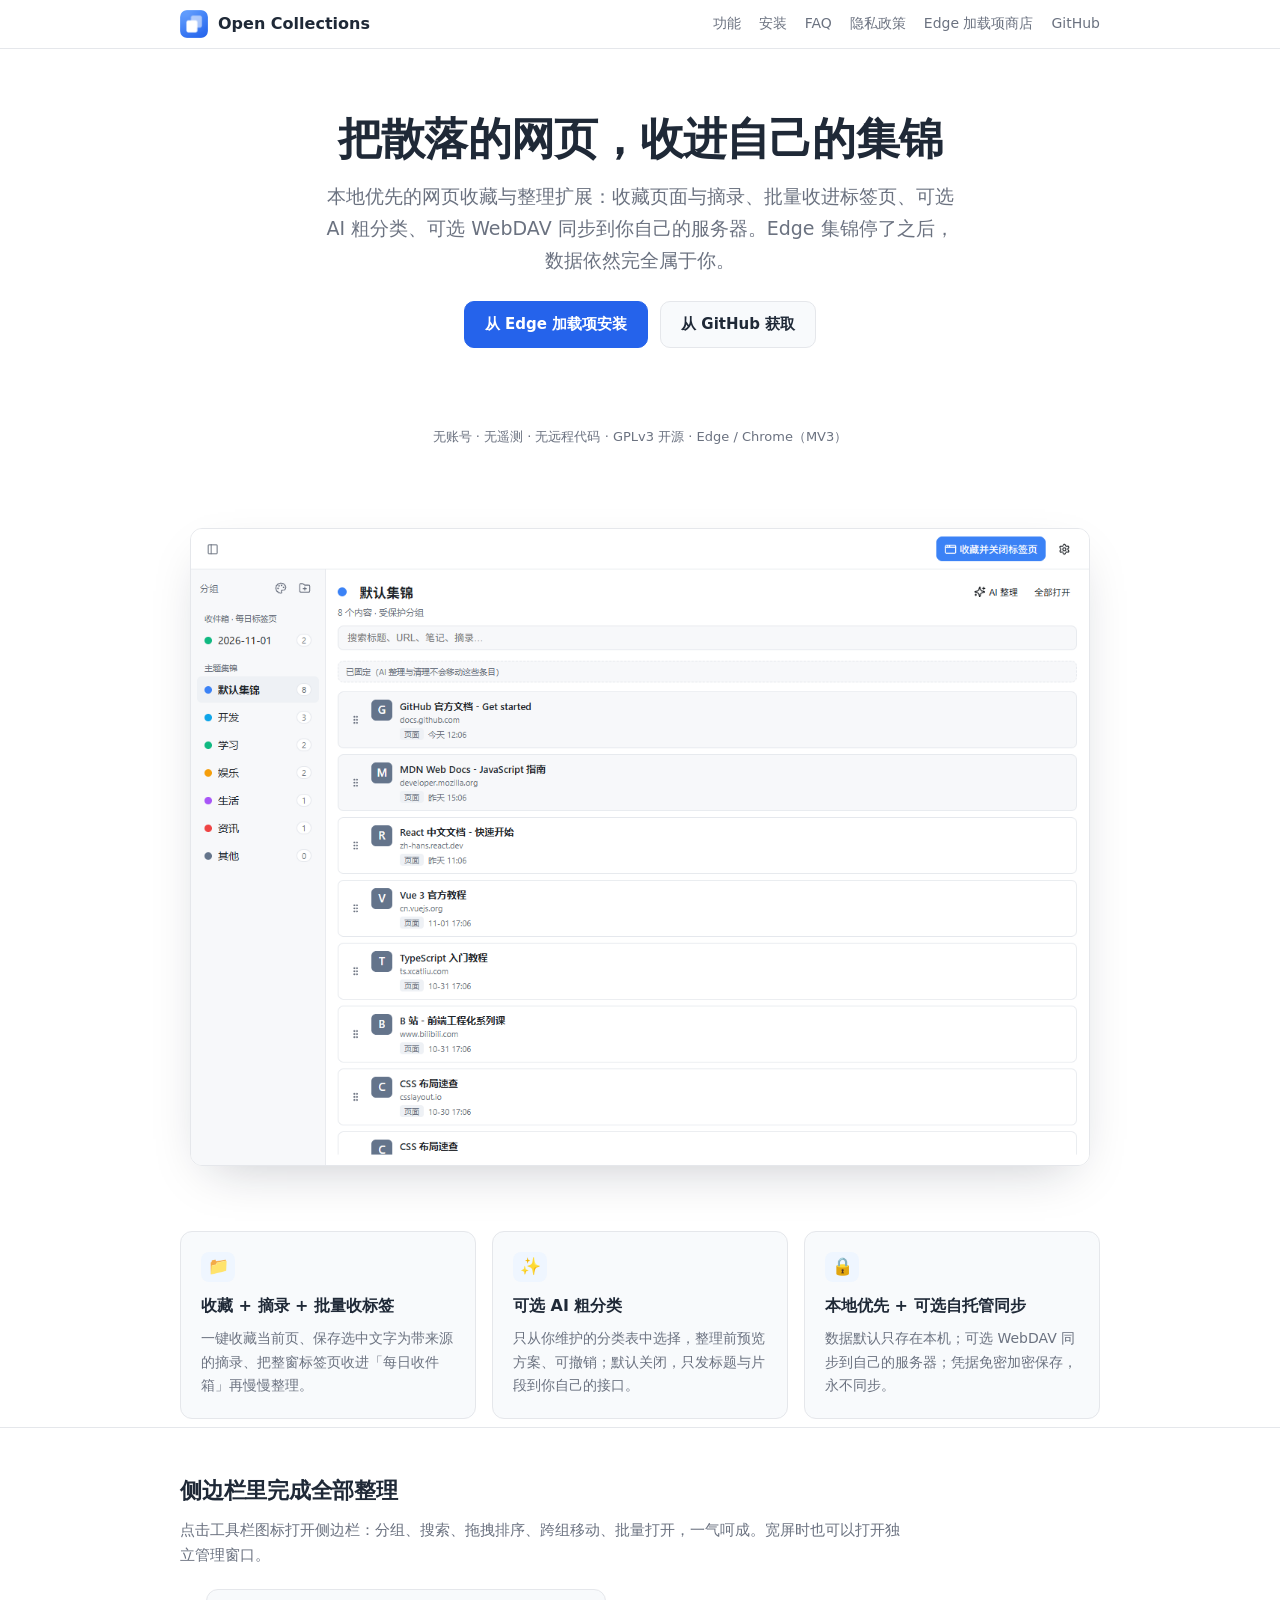
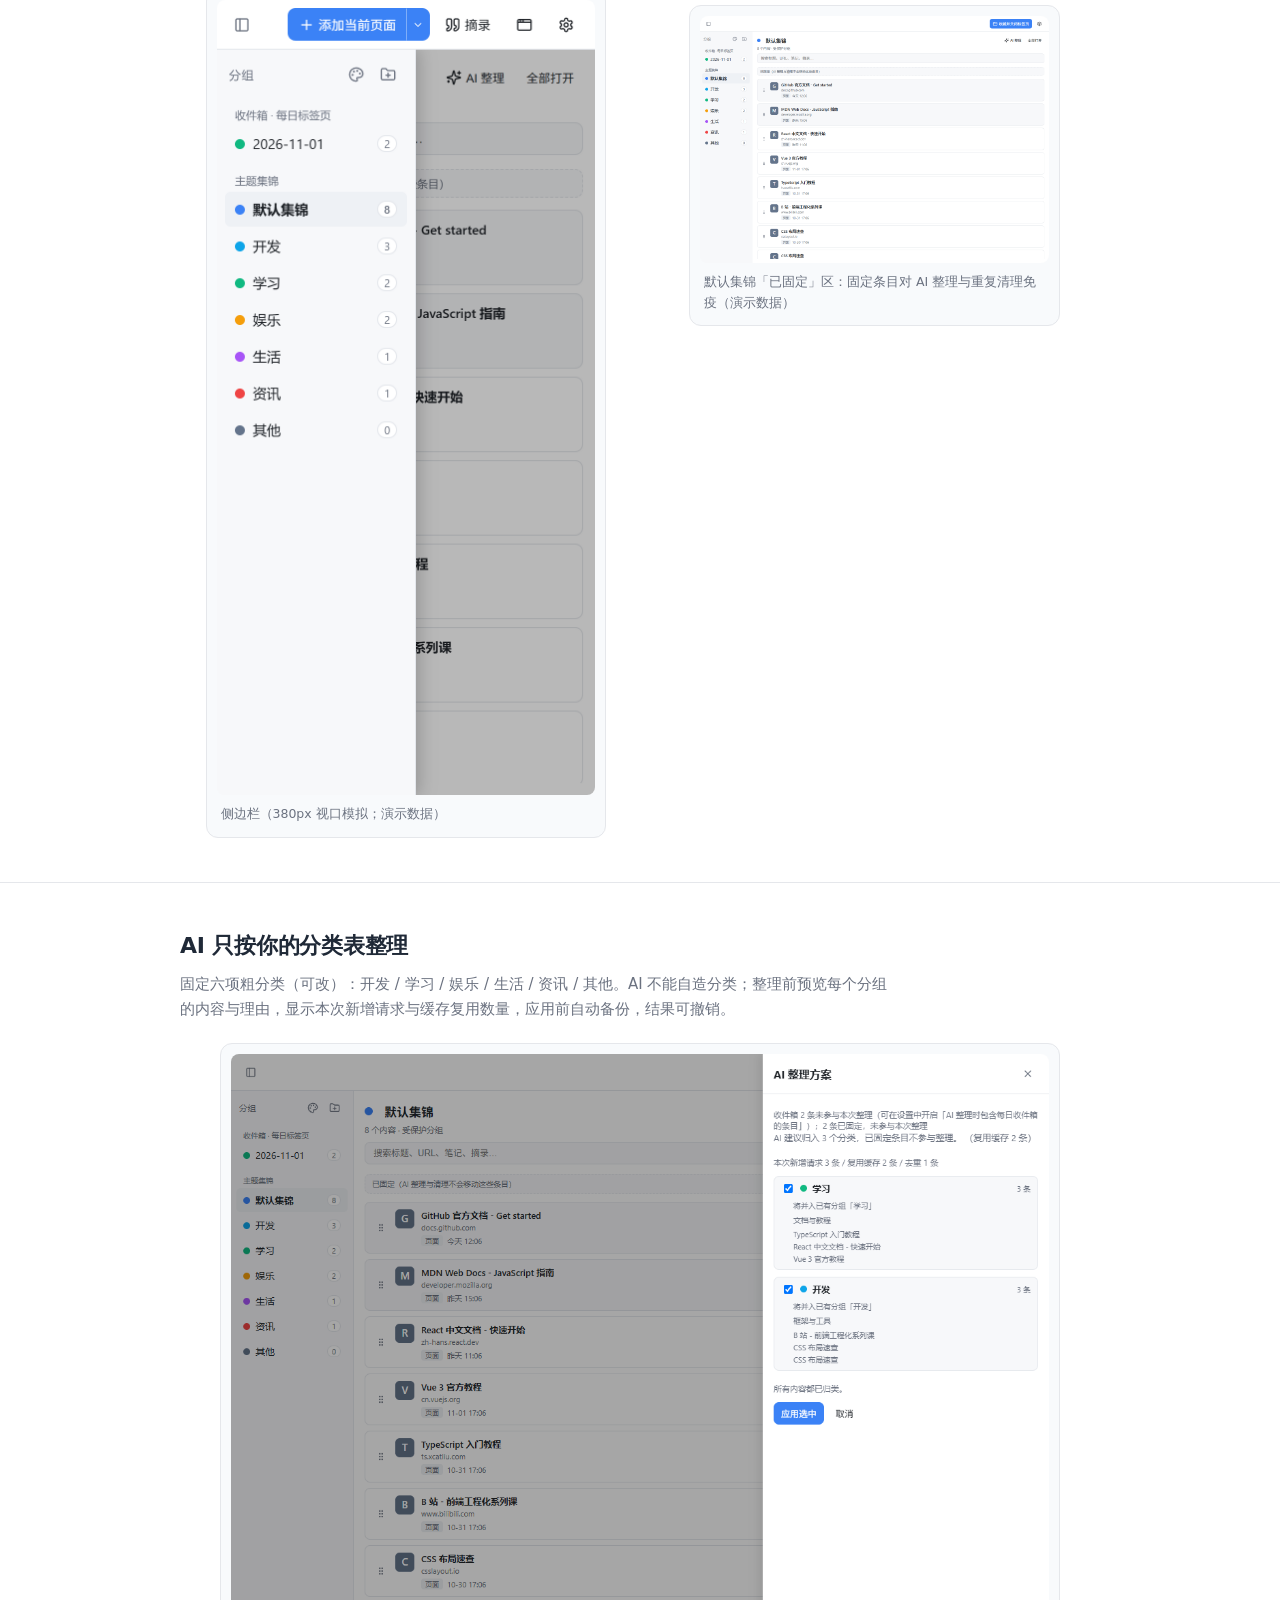
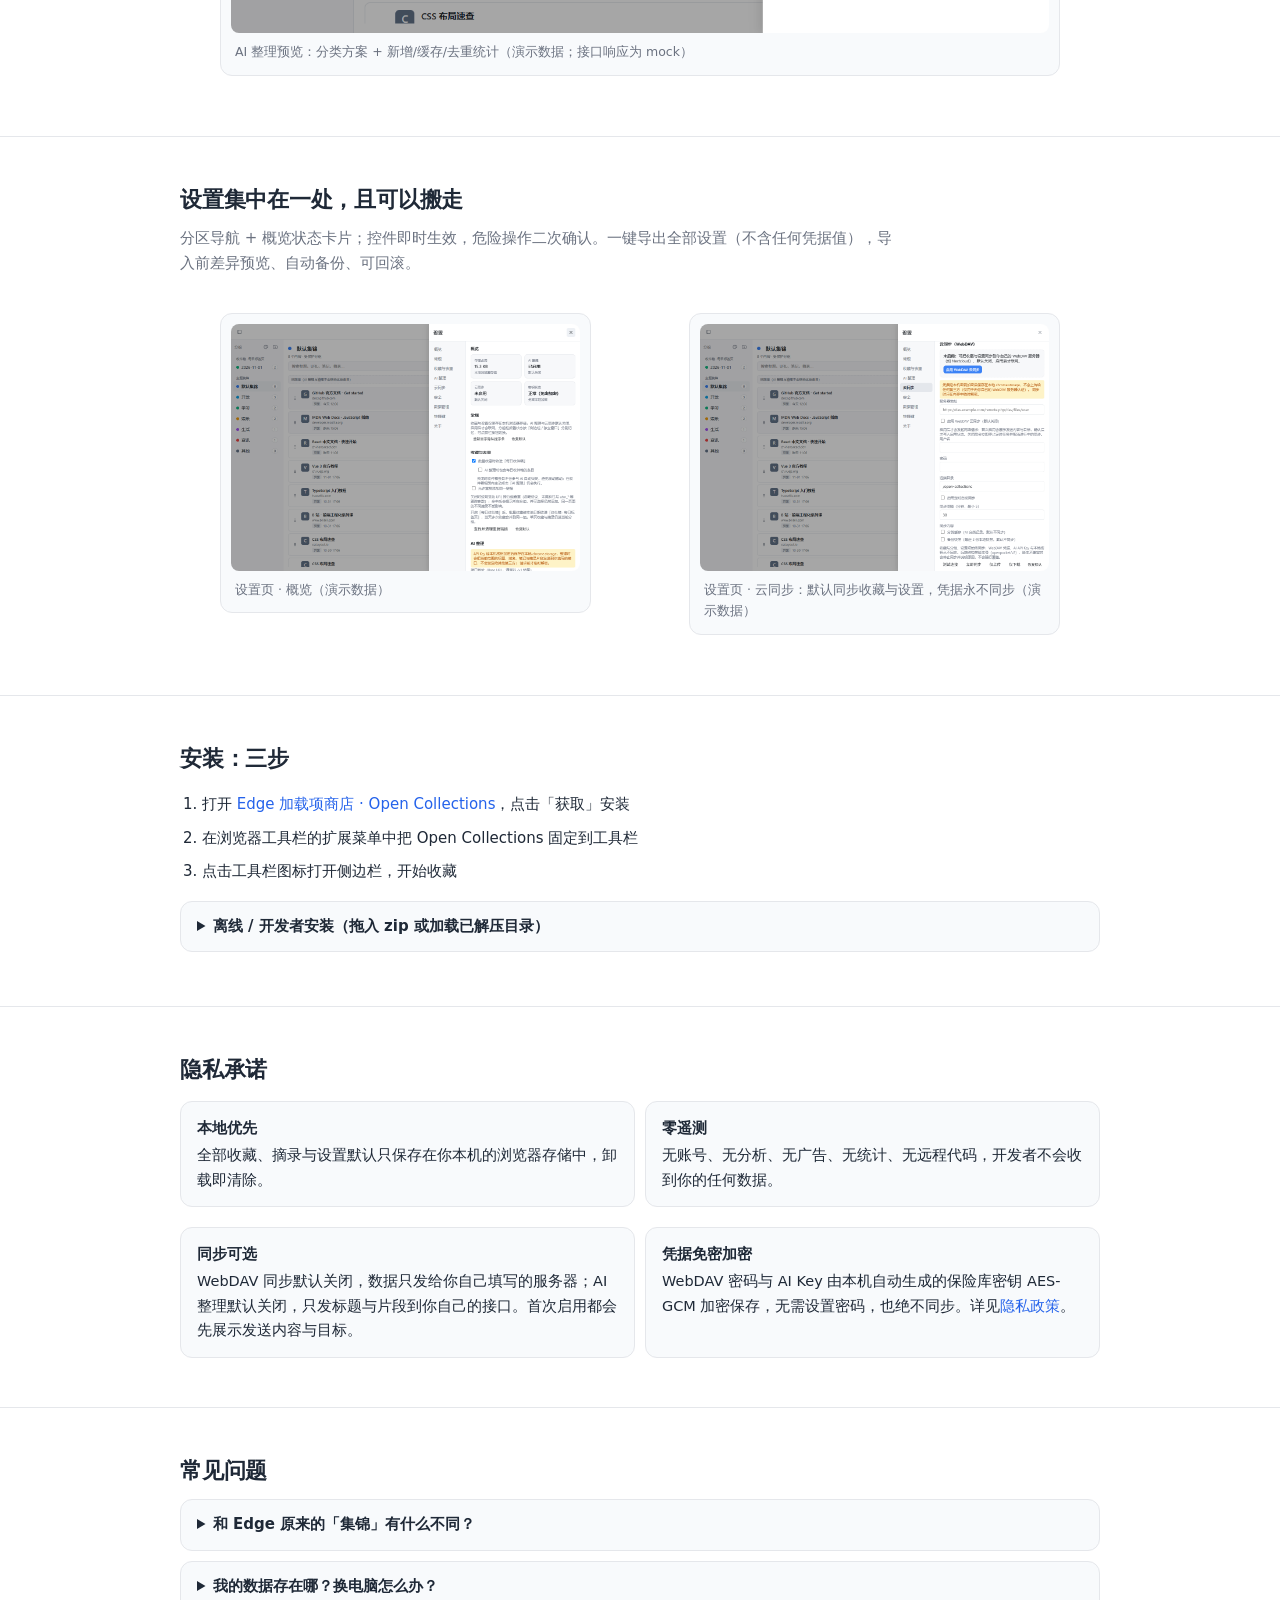
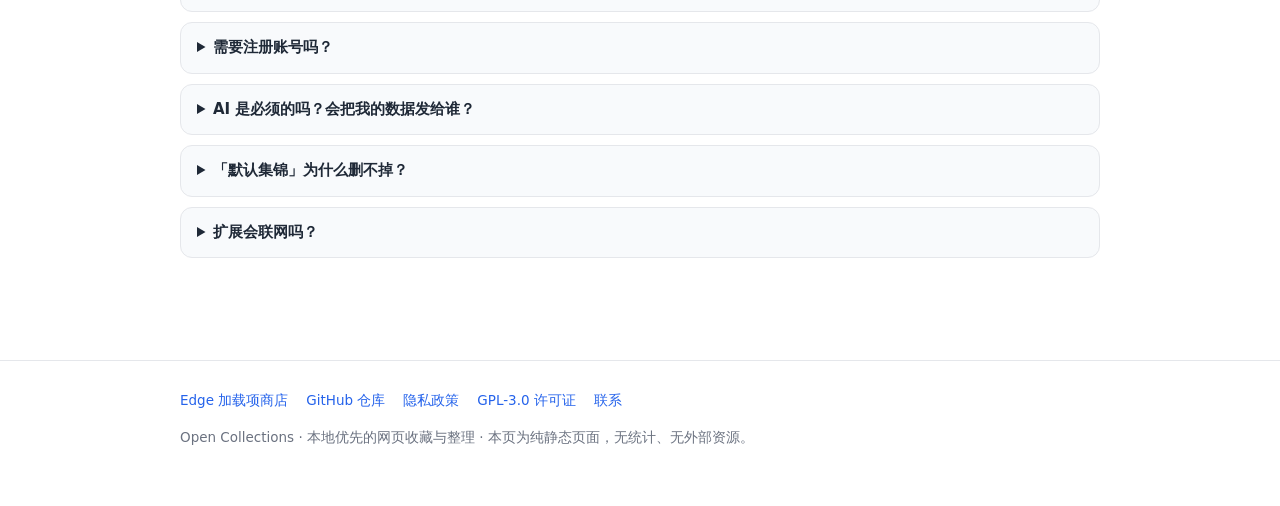
<file: docs/index.html>
<!DOCTYPE html>
<html lang="zh-CN">
<head>
<meta charset="UTF-8" />
<meta name="viewport" content="width=device-width, initial-scale=1.0" />
<title>Open Collections — 本地优先的网页收藏与整理</title>
<meta name="description" content="替代 Edge 集锦的本地网页收藏扩展：收藏页面与摘录、批量收标签页、可选 AI 粗分类、可选 WebDAV 自托管同步、免密本地加密。无账号、无遥测、GPLv3 开源。" />
<link rel="icon" type="image/png" sizes="48x48" href="assets/icons/icon48.png" />
<style>
  :root {
    --bg: #ffffff;
    --fg: #1f2937;
    --muted: #6b7280;
    --line: #e5e7eb;
    --accent: #2563eb;
    --accent-soft: #eff6ff;
    --soft: #f8fafc;
    --radius: 12px;
  }
  @media (prefers-color-scheme: dark) {
    :root {
      --bg: #0f172a;
      --fg: #e2e8f0;
      --muted: #94a3b8;
      --line: #1e293b;
      --accent: #60a5fa;
      --accent-soft: #17233d;
      --soft: #111c30;
    }
  }
  * { box-sizing: border-box; }
  html { scroll-behavior: smooth; }
  body {
    margin: 0;
    background: var(--bg);
    color: var(--fg);
    font-family: -apple-system, BlinkMacSystemFont, "Segoe UI", "Microsoft YaHei", system-ui, sans-serif;
    line-height: 1.7;
    -webkit-font-smoothing: antialiased;
  }
  a { color: var(--accent); text-decoration: none; }
  a:hover { text-decoration: underline; }
  img { max-width: 100%; height: auto; }
  .wrap { max-width: 960px; margin: 0 auto; padding: 0 20px; }

  /* 顶部导航 */
  header.site {
    position: sticky; top: 0; z-index: 10;
    background: color-mix(in srgb, var(--bg) 88%, transparent);
    backdrop-filter: blur(8px);
    border-bottom: 1px solid var(--line);
  }
  header.site .wrap {
    display: flex; align-items: center; justify-content: space-between; flex-wrap: wrap; gap: 8px 16px;
    padding-top: 10px; padding-bottom: 10px;
  }
  .brand { display: flex; align-items: center; gap: 10px; font-weight: 700; color: var(--fg); white-space: nowrap; }
  .brand:hover { text-decoration: none; }
  .brand-icon { width: 28px; height: 28px; border-radius: 7px; display: block; flex: none; }
  nav.site { display: flex; flex-wrap: wrap; justify-content: flex-end; gap: 18px; font-size: 14px; }
  nav.site a { color: var(--muted); }
  nav.site a:hover { color: var(--accent); text-decoration: none; }
  @media (max-width: 640px) { nav.site { gap: 10px 12px; font-size: 13px; } }

  /* 首屏 */
  .hero { padding: 64px 0 40px; text-align: center; }
  .hero h1 { font-size: clamp(28px, 5vw, 44px); line-height: 1.2; margin: 0 0 14px; letter-spacing: -.02em; }
  .hero .tagline { font-size: clamp(15px, 2.2vw, 19px); color: var(--muted); max-width: 640px; margin: 0 auto 24px; }
  .hero .cta { display: flex; gap: 12px; justify-content: center; flex-wrap: wrap; }
  .btn {
    display: inline-flex; align-items: center; gap: 8px;
    padding: 10px 20px; border-radius: 10px; font-size: 15px; font-weight: 600;
    border: 1px solid var(--line); color: var(--fg); background: var(--soft);
  }
  .btn-primary { background: var(--accent); border-color: var(--accent); color: #fff; }
  .btn:hover { text-decoration: none; filter: brightness(1.04); }
  .hero .meta { margin-top: 14px; font-size: 13px; color: var(--muted); }
  .hero-shot { margin: 40px auto 0; max-width: 900px; }
  .hero-shot img {
    border-radius: var(--radius);
    border: 1px solid var(--line);
    box-shadow: 0 18px 50px -20px rgba(15, 23, 42, .25);
  }

  /* 卖点卡 */
  .points { display: grid; grid-template-columns: repeat(3, 1fr); gap: 16px; padding: 16px 0 8px; }
  @media (max-width: 760px) { .points { grid-template-columns: 1fr; } }
  .point {
    border: 1px solid var(--line); border-radius: var(--radius);
    background: var(--soft); padding: 20px;
  }
  .point h3 { margin: 0 0 8px; font-size: 16px; }
  .point p { margin: 0; font-size: 14px; color: var(--muted); }
  .point .pico {
    width: 34px; height: 30px; border-radius: 8px; margin-bottom: 10px;
    background: var(--accent-soft); color: var(--accent);
    display: flex; align-items: center; justify-content: center; font-size: 17px;
  }

  /* 功能分区 */
  section.feat { padding: 44px 0; border-top: 1px solid var(--line); }
  section.feat h2 { font-size: 22px; margin: 0 0 8px; letter-spacing: -.01em; }
  section.feat .lead { color: var(--muted); margin: 0 0 20px; max-width: 720px; font-size: 15px; }
  .shot {
    border: 1px solid var(--line); border-radius: var(--radius);
    background: var(--soft); padding: 10px;
  }
  .shot img { border-radius: 8px; display: block; width: 100%; }
  .shot figcaption { font-size: 12.5px; color: var(--muted); padding: 8px 4px 2px; }
  .feat ul { margin: 0; padding-left: 20px; color: var(--fg); font-size: 14.5px; }
  .feat li { margin: 5px 0; }
  .grid2 { display: grid; grid-template-columns: 1fr 1fr; gap: 18px; align-items: start; }
  @media (max-width: 760px) { .grid2 { grid-template-columns: 1fr; } }
  /* 竖构图截图限宽，避免撑满容器 */
  .shot.slim { max-width: 400px; margin: 0 auto; }

  /* 安装 */
  .install ol { padding-left: 22px; font-size: 15px; }
  .install li { margin: 8px 0; }
  .install code {
    font-family: ui-monospace, SFMono-Regular, Menlo, Consolas, monospace;
    font-size: 13px; background: var(--soft); border: 1px solid var(--line);
    border-radius: 4px; padding: 1px 6px;
  }

  /* 隐私承诺 */
  .promise { border-top: 1px solid var(--line); }
  .promise ul { list-style: none; padding: 0; margin: 0; display: grid; grid-template-columns: repeat(2, 1fr); gap: 10px; }
  @media (max-width: 640px) { .promise ul { grid-template-columns: 1fr; } }
  .promise li {
    border: 1px solid var(--line); border-radius: var(--radius);
    background: var(--soft); padding: 14px 16px; font-size: 14.5px;
  }
  .promise li b { display: block; margin-bottom: 2px; }

  /* FAQ */
  details {
    border: 1px solid var(--line); border-radius: var(--radius);
    background: var(--soft); padding: 12px 16px; margin: 10px 0;
  }
  details summary { cursor: pointer; font-weight: 600; font-size: 15px; }
  details summary:focus-visible { outline: 2px solid var(--accent); outline-offset: 2px; }
  details p { margin: 8px 0 4px; color: var(--muted); font-size: 14.5px; }

  footer.site {
    border-top: 1px solid var(--line); margin-top: 48px;
    padding: 28px 0 44px; color: var(--muted); font-size: 13.5px;
  }
  footer.site .links { display: flex; gap: 18px; flex-wrap: wrap; margin-bottom: 8px; }
</style>
</head>
<body>

<header class="site">
  <div class="wrap">
    <a class="brand" href="./">
      <img class="brand-icon" src="assets/icons/icon32.png" width="28" height="28" alt="" />
      Open Collections
    </a>
    <nav class="site">
      <a href="#features">功能</a>
      <a href="#install">安装</a>
      <a href="#faq">FAQ</a>
      <a href="privacy.html">隐私政策</a>
      <a href="https://microsoftedge.microsoft.com/addons/detail/open-collections/dcdedbkplgmmgdogcfocoojihnhbaold">Edge 加载项商店</a>
      <a href="https://github.com/SiRan-Dev/Open-Collections">GitHub</a>
    </nav>
  </div>
</header>

<main>
  <section class="hero">
    <div class="wrap">
      <h1>把散落的网页，收进自己的集锦</h1>
      <p class="tagline">本地优先的网页收藏与整理扩展：收藏页面与摘录、批量收进标签页、可选 AI 粗分类、可选 WebDAV 同步到你自己的服务器。Edge 集锦停了之后，数据依然完全属于你。</p>
      <div class="cta">
        <a class="btn btn-primary" href="https://microsoftedge.microsoft.com/addons/detail/open-collections/dcdedbkplgmmgdogcfocoojihnhbaold">从 Edge 加载项安装</a>
        <a class="btn" href="https://github.com/SiRan-Dev/Open-Collections">从 GitHub 获取</a>
      </div>
      <p class="hero meta">无账号 · 无遥测 · 无远程代码 · GPLv3 开源 · Edge / Chrome（MV3）</p>
      <figure class="hero-shot">
        <img src="assets/screenshots/standalone.png" alt="Open Collections 独立管理窗口界面（演示数据）" />
      </figure>
    </div>
  </section>

  <div class="wrap">
    <div class="points">
      <div class="point">
        <div class="pico" aria-hidden="true">📁</div>
        <h3>收藏 + 摘录 + 批量收标签</h3>
        <p>一键收藏当前页、保存选中文字为带来源的摘录、把整窗标签页收进「每日收件箱」再慢慢整理。</p>
      </div>
      <div class="point">
        <div class="pico" aria-hidden="true">✨</div>
        <h3>可选 AI 粗分类</h3>
        <p>只从你维护的分类表中选择，整理前预览方案、可撤销；默认关闭，只发标题与片段到你自己的接口。</p>
      </div>
      <div class="point">
        <div class="pico" aria-hidden="true">🔒</div>
        <h3>本地优先 + 可选自托管同步</h3>
        <p>数据默认只存在本机；可选 WebDAV 同步到自己的服务器；凭据免密加密保存，永不同步。</p>
      </div>
    </div>
  </div>

  <section class="feat" id="features">
    <div class="wrap">
      <h2>侧边栏里完成全部整理</h2>
      <p class="lead">点击工具栏图标打开侧边栏：分组、搜索、拖拽排序、跨组移动、批量打开，一气呵成。宽屏时也可以打开独立管理窗口。</p>
      <div class="grid2">
        <figure class="shot slim">
          <img src="assets/screenshots/sidebar.png" width="380" alt="侧边栏界面（380px 视口模拟，演示数据）" />
          <figcaption>侧边栏（380px 视口模拟；演示数据）</figcaption>
        </figure>
        <figure class="shot">
          <img src="assets/screenshots/pinned.png" alt="默认集锦固定区（演示数据）" />
          <figcaption>默认集锦「已固定」区：固定条目对 AI 整理与重复清理免疫（演示数据）</figcaption>
        </figure>
      </div>
    </div>
  </section>

  <section class="feat">
    <div class="wrap">
      <h2>AI 只按你的分类表整理</h2>
      <p class="lead">固定六项粗分类（可改）：开发 / 学习 / 娱乐 / 生活 / 资讯 / 其他。AI 不能自造分类；整理前预览每个分组的内容与理由，显示本次新增请求与缓存复用数量，应用前自动备份，结果可撤销。</p>
      <figure class="shot">
        <img src="assets/screenshots/ai-preview.png" alt="AI 整理预览（演示数据，接口响应为 mock）" />
        <figcaption>AI 整理预览：分类方案 + 新增/缓存/去重统计（演示数据；接口响应为 mock）</figcaption>
      </figure>
    </div>
  </section>

  <section class="feat">
    <div class="wrap">
      <h2>设置集中在一处，且可以搬走</h2>
      <p class="lead">分区导航 + 概览状态卡片；控件即时生效，危险操作二次确认。一键导出全部设置（不含任何凭据值），导入前差异预览、自动备份、可回滚。</p>
      <div class="grid2">
        <figure class="shot">
          <img src="assets/screenshots/settings-general.png" alt="设置页 · 概览（演示数据）" />
          <figcaption>设置页 · 概览（演示数据）</figcaption>
        </figure>
        <figure class="shot">
          <img src="assets/screenshots/settings-sync.png" alt="设置页 · 云同步（演示数据）" />
          <figcaption>设置页 · 云同步：默认同步收藏与设置，凭据永不同步（演示数据）</figcaption>
        </figure>
      </div>
    </div>
  </section>

  <section class="feat install" id="install">
    <div class="wrap">
      <h2>安装：三步</h2>
      <ol>
        <li>打开 <a href="https://microsoftedge.microsoft.com/addons/detail/open-collections/dcdedbkplgmmgdogcfocoojihnhbaold">Edge 加载项商店 · Open Collections</a>，点击「获取」安装</li>
        <li>在浏览器工具栏的扩展菜单中把 Open Collections 固定到工具栏</li>
        <li>点击工具栏图标打开侧边栏，开始收藏</li>
      </ol>
      <details style="margin-top:16px">
        <summary>离线 / 开发者安装（拖入 zip 或加载已解压目录）</summary>
        <p>适用于离线环境、开发者或 Chrome 用户：从 <a href="https://github.com/SiRan-Dev/Open-Collections/releases/latest">Releases</a> 下载 zip，打开 <code>chrome://extensions</code>（Edge 为 <code>edge://extensions</code>），开启「开发者模式」后把 zip 直接拖入页面。若浏览器不接受拖入，解压 zip 后点「加载已解压的扩展程序」，选择解压出来的文件夹。</p>
      </details>
    </div>
  </section>

  <section class="feat promise">
    <div class="wrap">
      <h2>隐私承诺</h2>
      <ul>
        <li><b>本地优先</b>全部收藏、摘录与设置默认只保存在你本机的浏览器存储中，卸载即清除。</li>
        <li><b>零遥测</b>无账号、无分析、无广告、无统计、无远程代码，开发者不会收到你的任何数据。</li>
        <li><b>同步可选</b>WebDAV 同步默认关闭，数据只发给你自己填写的服务器；AI 整理默认关闭，只发标题与片段到你自己的接口。首次启用都会先展示发送内容与目标。</li>
        <li><b>凭据免密加密</b>WebDAV 密码与 AI Key 由本机自动生成的保险库密钥 AES-GCM 加密保存，无需设置密码，也绝不同步。详见<a href="privacy.html">隐私政策</a>。</li>
      </ul>
    </div>
  </section>

  <section class="feat" id="faq">
    <div class="wrap">
      <h2>常见问题</h2>
      <details>
        <summary>和 Edge 原来的「集锦」有什么不同？</summary>
        <p>集锦已于 2025 年从 Edge 移除。Open Collections 在本地延续这个体验，并补上集锦缺失的：开放数据格式（JSON 可导出）、带来源的摘录、批量收藏每日收件箱、同链接去重、可选 AI 粗分类、WebDAV 自托管同步、默认集锦固定区、设置导出/导入，而且开源可审查。</p>
      </details>
      <details>
        <summary>我的数据存在哪？换电脑怎么办？</summary>
        <p>全部在本机浏览器存储中。迁移可选：① 设置页导出 JSON/HTML 备份；② 配置 WebDAV 同步到自己的服务器；③ 导出设置为 JSON 后在新机器导入（差异预览 + 自动备份可回滚）。凭据不参与任何导出与同步，需在新机器重新填写。</p>
      </details>
      <details>
        <summary>需要注册账号吗？</summary>
        <p>不需要。没有注册、登录、云端账号体系；WebDAV 与 AI 接口都由你自己提供，扩展本身没有任何服务端。</p>
      </details>
      <details>
        <summary>AI 是必须的吗？会把我的数据发给谁？</summary>
        <p>不是必须的，且默认关闭。启用后只在整理时向你<strong>自己填写的</strong> https OpenAI 兼容接口发送当前整理范围的标题（≤80 字）、域名、笔记（≤60 字）、摘录片段（≤100 字）与 API Key；开发者收不到这些数据。核心功能（收藏、搜索、拖拽、去重、同步）完全不依赖 AI。</p>
      </details>
      <details>
        <summary>「默认集锦」为什么删不掉？</summary>
        <p>它是受保护的系统分组，保证始终有一个固定归宿；可以重命名，内容可自由增删。分组内的固定条目（图钉）不受 AI 整理与重复清理影响。</p>
      </details>
      <details>
        <summary>扩展会联网吗？</summary>
        <p>只有三种情况：你点「摘录」时读取当前页选中文字（网页权限）；你启用并确认 WebDAV 后连接你自己的服务器；你启用并确认 AI 整理后连接你自己的接口。除此之外没有任何网络请求。</p>
      </details>
    </div>
  </section>
</main>

<footer class="site">
  <div class="wrap">
    <div class="links">
      <a href="https://microsoftedge.microsoft.com/addons/detail/open-collections/dcdedbkplgmmgdogcfocoojihnhbaold">Edge 加载项商店</a>
      <a href="https://github.com/SiRan-Dev/Open-Collections">GitHub 仓库</a>
      <a href="privacy.html">隐私政策</a>
      <a href="https://github.com/SiRan-Dev/Open-Collections/blob/main/LICENSE">GPL-3.0 许可证</a>
      <a href="mailto:313007674+SiRan-Dev@users.noreply.github.com">联系</a>
    </div>
    <p>Open Collections · 本地优先的网页收藏与整理 · 本页为纯静态页面，无统计、无外部资源。</p>
  </div>
</footer>

</body>
</html>
</file>
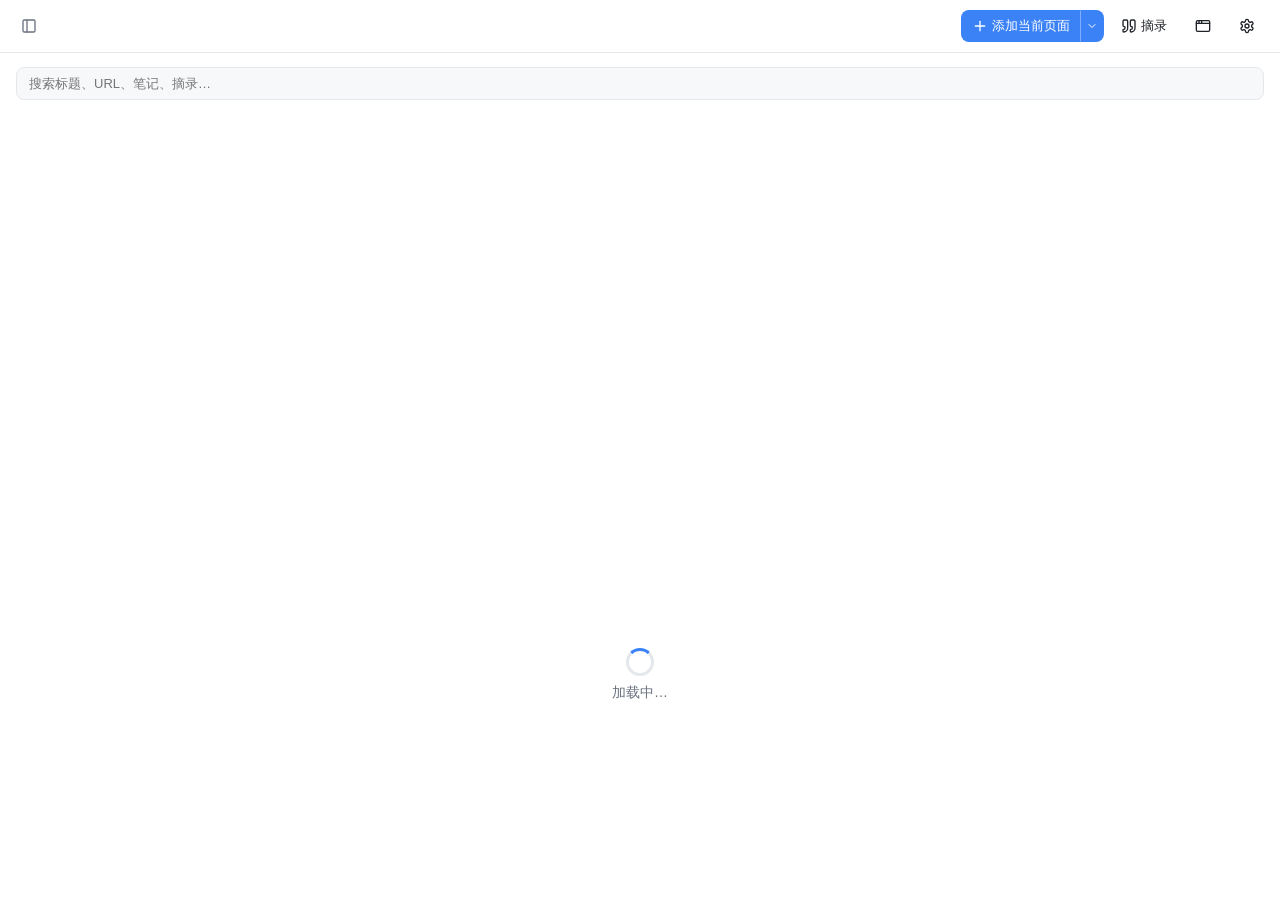
<file: management.html>
<!DOCTYPE html>
<html lang="zh-CN">

<head>
  <meta charset="UTF-8" />
  <meta name="viewport" content="width=device-width, initial-scale=1.0" />
  <title>Open Collections</title>
  <link rel="stylesheet" href="management.css" />
</head>

<body>
  <!-- 界面图标：Lucide（https://lucide.dev，ISC 许可，免费商用），内联 sprite，颜色跟随 currentColor -->
  <svg xmlns="http://www.w3.org/2000/svg" style="display:none" aria-hidden="true">
    <symbol id="i-panel-left" viewBox="0 0 24 24" fill="none" stroke="currentColor" stroke-width="2" stroke-linecap="round" stroke-linejoin="round"><rect width="18" height="18" x="3" y="3" rx="2"/><path d="M9 3v18"/></symbol>
    <symbol id="i-plus" viewBox="0 0 24 24" fill="none" stroke="currentColor" stroke-width="2" stroke-linecap="round" stroke-linejoin="round"><path d="M5 12h14"/><path d="M12 5v14"/></symbol>
    <symbol id="i-chevron-down" viewBox="0 0 24 24" fill="none" stroke="currentColor" stroke-width="2" stroke-linecap="round" stroke-linejoin="round"><path d="m6 9 6 6 6-6"/></symbol>
    <symbol id="i-pin" viewBox="0 0 24 24" fill="none" stroke="currentColor" stroke-width="2" stroke-linecap="round" stroke-linejoin="round"><path d="M12 17v5"/><path d="M9 10.76a2 2 0 0 1-1.11 1.79l-1.78.9A2 2 0 0 0 5 15.24V16a1 1 0 0 0 1 1h12a1 1 0 0 0 1-1v-.76a2 2 0 0 0-1.11-1.79l-1.78-.9A2 2 0 0 1 15 10.76V6h1a2 2 0 0 0 0-4H8a2 2 0 0 0 0 4h1z"/></symbol>
    <symbol id="i-quote" viewBox="0 0 24 24" fill="none" stroke="currentColor" stroke-width="2" stroke-linecap="round" stroke-linejoin="round"><path d="M16 3a2 2 0 0 0-2 2v6a2 2 0 0 0 2 2 1 1 0 0 1 1 1v1a2 2 0 0 1-2 2 1 1 0 0 0-1 1v2a1 1 0 0 0 1 1 6 6 0 0 0 6-6V5a2 2 0 0 0-2-2z"/><path d="M5 3a2 2 0 0 0-2 2v6a2 2 0 0 0 2 2 1 1 0 0 1 1 1v1a2 2 0 0 1-2 2 1 1 0 0 0-1 1v2a1 1 0 0 0 1 1 6 6 0 0 0 6-6V5a2 2 0 0 0-2-2z"/></symbol>
    <symbol id="i-app-window" viewBox="0 0 24 24" fill="none" stroke="currentColor" stroke-width="2" stroke-linecap="round" stroke-linejoin="round"><rect width="20" height="16" x="2" y="4" rx="2"/><path d="M10 4v4"/><path d="M2 8h20"/><path d="M6 4v4"/></symbol>
    <symbol id="i-settings" viewBox="0 0 24 24" fill="none" stroke="currentColor" stroke-width="2" stroke-linecap="round" stroke-linejoin="round"><path d="M12.22 2h-.44a2 2 0 0 0-2 2v.18a2 2 0 0 1-1 1.73l-.43.25a2 2 0 0 1-2 0l-.15-.08a2 2 0 0 0-2.73.73l-.22.38a2 2 0 0 0 .73 2.73l.15.1a2 2 0 0 1 1 1.72v.51a2 2 0 0 1-1 1.74l-.15.09a2 2 0 0 0-.73 2.73l.22.38a2 2 0 0 0 2.73.73l.15-.08a2 2 0 0 1 2 0l.43.25a2 2 0 0 1 1 1.73V20a2 2 0 0 0 2 2h.44a2 2 0 0 0 2-2v-.18a2 2 0 0 1 1-1.73l.43-.25a2 2 0 0 1 2 0l.15.08a2 2 0 0 0 2.73-.73l.22-.39a2 2 0 0 0-.73-2.73l-.15-.08a2 2 0 0 1-1-1.74v-.5a2 2 0 0 1 1-1.74l.15-.09a2 2 0 0 0 .73-2.73l-.22-.38a2 2 0 0 0-2.73-.73l-.15.08a2 2 0 0 1-2 0l-.43-.25a2 2 0 0 1-1-1.73V4a2 2 0 0 0-2-2z"/><circle cx="12" cy="12" r="3"/></symbol>
    <symbol id="i-palette" viewBox="0 0 24 24" fill="none" stroke="currentColor" stroke-width="2" stroke-linecap="round" stroke-linejoin="round"><circle cx="13.5" cy="6.5" r=".5" fill="currentColor"/><circle cx="17.5" cy="10.5" r=".5" fill="currentColor"/><circle cx="8.5" cy="7.5" r=".5" fill="currentColor"/><circle cx="6.5" cy="12.5" r=".5" fill="currentColor"/><path d="M12 2C6.5 2 2 6.5 2 12s4.5 10 10 10c.926 0 1.648-.746 1.648-1.688 0-.437-.18-.835-.437-1.125-.29-.289-.438-.652-.438-1.125a1.64 1.64 0 0 1 1.668-1.668h1.996c3.051 0 5.555-2.503 5.555-5.554C21.965 6.012 17.461 2 12 2z"/></symbol>
    <symbol id="i-folder-plus" viewBox="0 0 24 24" fill="none" stroke="currentColor" stroke-width="2" stroke-linecap="round" stroke-linejoin="round"><path d="M12 10v6"/><path d="M9 13h6"/><path d="M20 20a2 2 0 0 0 2-2V8a2 2 0 0 0-2-2h-7.9a2 2 0 0 1-1.69-.9L9.6 3.9A2 2 0 0 0 7.93 3H4a2 2 0 0 0-2 2v13a2 2 0 0 0 2 2Z"/></symbol>
    <symbol id="i-trash" viewBox="0 0 24 24" fill="none" stroke="currentColor" stroke-width="2" stroke-linecap="round" stroke-linejoin="round"><path d="M3 6h18"/><path d="M19 6v14c0 1-1 2-2 2H7c-1 0-2-1-2-2V6"/><path d="M8 6V4c0-1 1-2 2-2h4c1 0 2 1 2 2v2"/><line x1="10" x2="10" y1="11" y2="17"/><line x1="14" x2="14" y1="11" y2="17"/></symbol>
    <symbol id="i-pencil" viewBox="0 0 24 24" fill="none" stroke="currentColor" stroke-width="2" stroke-linecap="round" stroke-linejoin="round"><path d="M21.174 6.812a1 1 0 0 0-3.986-3.987L3.842 16.174a2 2 0 0 0-.5.83l-1.321 4.352a.5.5 0 0 0 .623.622l4.353-1.32a2 2 0 0 0 .83-.497z"/><path d="m15 5 4 4"/></symbol>
    <symbol id="i-grip-vertical" viewBox="0 0 24 24" fill="none" stroke="currentColor" stroke-width="2" stroke-linecap="round" stroke-linejoin="round"><circle cx="9" cy="12" r="1"/><circle cx="9" cy="5" r="1"/><circle cx="9" cy="19" r="1"/><circle cx="15" cy="12" r="1"/><circle cx="15" cy="5" r="1"/><circle cx="15" cy="19" r="1"/></symbol>
    <symbol id="i-file-text" viewBox="0 0 24 24" fill="none" stroke="currentColor" stroke-width="2" stroke-linecap="round" stroke-linejoin="round"><path d="M15 2H6a2 2 0 0 0-2 2v16a2 2 0 0 0 2 2h12a2 2 0 0 0 2-2V7Z"/><path d="M14 2v4a2 2 0 0 0 2 2h4"/><path d="M10 9H8"/><path d="M16 13H8"/><path d="M16 17H8"/></symbol>
    <symbol id="i-folder-open" viewBox="0 0 24 24" fill="none" stroke="currentColor" stroke-width="2" stroke-linecap="round" stroke-linejoin="round"><path d="m6 14 1.45-2.9A2 2 0 0 1 9.24 10H20a2 2 0 0 1 1.94 2.5l-1.54 6a2 2 0 0 1-1.95 1.5H4a2 2 0 0 1-2-2V5a2 2 0 0 1 2-2h3.9a2 2 0 0 1 1.69.9l.81 1.2a2 2 0 0 0 1.67.9H18a2 2 0 0 1 2 2v2"/></symbol>
    <symbol id="i-alert" viewBox="0 0 24 24" fill="none" stroke="currentColor" stroke-width="2" stroke-linecap="round" stroke-linejoin="round"><path d="m21.73 18-8-14a2 2 0 0 0-3.48 0l-8 14A2 2 0 0 0 4 21h16a2 2 0 0 0 1.73-3Z"/><path d="M12 9v4"/><path d="M12 17h.01"/></symbol>
    <symbol id="i-sparkles" viewBox="0 0 24 24" fill="none" stroke="currentColor" stroke-width="2" stroke-linecap="round" stroke-linejoin="round"><path d="M9.937 15.5A2 2 0 0 0 8.5 14.063l-6.135-1.582a.5.5 0 0 1 0-.962L8.5 9.936A2 2 0 0 0 9.937 8.5l1.582-6.135a.5.5 0 0 1 .963 0L14.063 8.5A2 2 0 0 0 15.5 9.937l6.135 1.581a.5.5 0 0 1 0 .964L15.5 14.063a2 2 0 0 0-1.437 1.437l-1.582 6.135a.5.5 0 0 1-.963 0z"/><path d="M20 3v4"/><path d="M22 5h-4"/><path d="M4 17v2"/><path d="M5 18H3"/></symbol>
    <symbol id="i-x" viewBox="0 0 24 24" fill="none" stroke="currentColor" stroke-width="2" stroke-linecap="round" stroke-linejoin="round"><path d="M18 6 6 18"/><path d="m6 6 12 12"/></symbol>
  </svg>

  <div id="app" class="app groups-collapsed">
    <!-- 顶栏 -->
    <header class="topbar">
      <button id="btn-toggle-groups" class="btn btn-ghost btn-icon" title="展开分组栏"
        aria-label="展开分组栏" aria-expanded="false">
        <svg class="ico" aria-hidden="true"><use href="#i-panel-left"/></svg>
      </button>
      <div class="topbar-actions">
        <div class="add-split">
          <button id="btn-add-page" class="btn btn-primary add-split-main" title="将当前页面加入当前分组">
            <svg class="ico" aria-hidden="true"><use href="#i-plus"/></svg><span class="label">添加当前页面</span><span class="label-short">添加</span>
          </button>
          <button id="btn-add-menu" class="btn btn-primary add-split-caret" title="更多收藏方式"
            aria-label="更多收藏方式" aria-haspopup="menu" aria-expanded="false">
            <svg class="ico" aria-hidden="true"><use href="#i-chevron-down"/></svg>
          </button>
        </div>
        <button id="btn-standalone-collect" class="btn btn-primary hidden"
          title="把最近活跃浏览器窗口的网页标签收进当前分组并关闭">
          <svg class="ico" aria-hidden="true"><use href="#i-app-window"/></svg><span class="label">收藏并关闭标签页</span>
        </button>
        <button id="btn-save-sel" class="btn btn-ghost" title="保存选中文字为摘录">
          <svg class="ico" aria-hidden="true"><use href="#i-quote"/></svg><span class="label">摘录</span>
        </button>
        <button id="btn-window" class="btn btn-ghost" title="在独立窗口中打开">
          <svg class="ico" aria-hidden="true"><use href="#i-app-window"/></svg>
        </button>
        <button id="btn-settings" class="btn btn-ghost" title="设置 / 导入导出 / 同步">
          <svg class="ico" aria-hidden="true"><use href="#i-settings"/></svg>
        </button>
        <div id="add-menu" class="add-menu hidden" role="menu">
          <button id="btn-collect-tabs" class="add-menu-item" role="menuitem">
            <span class="add-menu-title">收藏本窗口标签页</span>
            <span class="add-menu-desc">加入当前分组，不关闭标签；跳过固定标签与浏览器内部页</span>
          </button>
          <button id="btn-collect-close" class="add-menu-item" role="menuitem">
            <span class="add-menu-title">收藏并关闭标签页</span>
            <span class="add-menu-desc">收藏后关闭这些标签（含当前页）并留下一个新标签页；固定标签保留</span>
          </button>
        </div>
      </div>
    </header>

    <div class="body">
      <!-- 分组列表 -->
      <aside class="groups-panel">
        <div class="groups-head">
          <span>分组</span>
          <div class="groups-head-actions">
            <button id="btn-group-color" class="btn-icon" title="修改当前分组颜色" aria-label="修改当前分组颜色"><svg class="ico" aria-hidden="true"><use href="#i-palette"/></svg></button>
            <button id="btn-new-group" class="btn-icon" title="新建分组"><svg class="ico" aria-hidden="true"><use href="#i-folder-plus"/></svg></button>
          </div>
        </div>
        <div id="color-picker" class="color-picker hidden"></div>
        <ul id="group-list" class="group-list"></ul>
      </aside>
      <div id="groups-backdrop" class="groups-backdrop"></div>

      <!-- 主内容 -->
      <main class="main-panel">
        <div id="onboarding-banner" class="onboarding-banner hidden" role="note">
          <div class="onboarding-text">
            <strong>隐私提示：</strong>收藏仅保存在本机；AI 整理与云同步默认关闭，只有你在设置中启用后才会联网。
            <a href="https://siran-dev.github.io/Open-Collections/privacy.html" target="_blank" rel="noopener noreferrer">隐私政策</a>
          </div>
          <button id="btn-onboarding-close" class="btn-icon" aria-label="关闭隐私提示" title="关闭隐私提示">
            <svg class="ico" aria-hidden="true"><use href="#i-x"/></svg>
          </button>
        </div>
        <div id="group-head" class="group-head hidden">
          <div class="group-title-row">
            <span id="group-color-dot" class="group-color-dot"></span>
            <input id="group-name-input" class="group-name-input" type="text" maxlength="40" />
            <div class="group-actions">
              <button id="btn-ai-organize" class="btn btn-ghost btn-sm" title="用 AI 将当前内容归入主题集锦">
                <svg class="ico" aria-hidden="true"><use href="#i-sparkles"/></svg>AI 整理
              </button>
              <button id="btn-open-all" class="btn btn-ghost btn-sm" title="在新标签页批量打开本分组">全部打开</button>
              <button id="btn-delete-group" class="btn-icon btn-danger" title="删除分组"><svg class="ico" aria-hidden="true"><use href="#i-trash"/></svg></button>
            </div>
          </div>
          <div class="group-meta" id="group-meta"></div>
        </div>

        <!-- 搜索 -->
        <div class="search-row">
          <input id="search-input" class="search-input" type="search" placeholder="搜索标题、URL、笔记、摘录…" />
          <span id="search-count" class="search-count"></span>
        </div>

        <!-- 卡片列表 -->
        <ul id="card-list" class="card-list"></ul>

        <!-- 空状态 -->
        <div id="empty-state" class="empty-state hidden">
          <svg class="empty-icon" aria-hidden="true"><use href="#i-folder-open"/></svg>
          <div class="empty-title">这里还没有内容</div>
          <div class="empty-desc">点击「添加当前页面」把网页收藏进来。</div>
          <button id="empty-action" class="btn btn-primary hidden">新建分组</button>
        </div>

        <!-- 加载状态 -->
        <div id="loading-state" class="loading-state">
          <div class="spinner"></div>
          <div>加载中…</div>
        </div>

        <!-- 错误状态 -->
        <div id="error-state" class="error-state hidden">
          <svg class="error-icon" aria-hidden="true"><use href="#i-alert"/></svg>
          <div class="error-title">出了点问题</div>
          <div id="error-msg" class="error-msg"></div>
          <button id="btn-retry" class="btn btn-ghost">重试</button>
        </div>
      </main>
    </div>
  </div>

  <!-- 设置抽屉 -->
  <div id="settings-drawer" class="drawer hidden">
    <div class="drawer-mask" data-close="settings"></div>
    <div class="drawer-panel">
      <div class="drawer-head">
        <h2>设置</h2>
        <button class="btn-icon" data-close="settings" aria-label="关闭设置"><svg class="ico" aria-hidden="true"><use href="#i-x"/></svg></button>
      </div>
      <div class="drawer-body settings-body">
        <nav id="settings-nav" class="settings-nav" aria-label="设置分区导航">
          <button type="button" class="settings-nav-item" data-goto="overview-section">概览</button>
          <button type="button" class="settings-nav-item" data-goto="general-section">常规</button>
          <button type="button" class="settings-nav-item" data-goto="behavior-section">收藏与去重</button>
          <button type="button" class="settings-nav-item" data-goto="ai-settings-section">AI 整理</button>
          <button type="button" class="settings-nav-item" data-goto="webdav-section">云同步</button>
          <button type="button" class="settings-nav-item" data-goto="security-settings-section">安全</button>
          <button type="button" class="settings-nav-item" data-goto="data-section">数据管理</button>
          <button type="button" class="settings-nav-item" data-goto="shortcuts-section">快捷键</button>
          <button type="button" class="settings-nav-item" data-goto="about-section">关于</button>
        </nav>

        <div class="settings-sections">
        <section id="overview-section" class="settings-section">
          <h3>概览</h3>
          <div class="overview-grid">
            <button type="button" id="ov-card-storage" class="ov-card" data-goto="data-section">
              <span class="ov-card-title">存储占用</span>
              <span id="ov-storage-value" class="ov-card-value">…</span>
              <span class="ov-card-hint">本地浏览器存储</span>
            </button>
            <button type="button" id="ov-card-ai" class="ov-card" data-goto="ai-settings-section">
              <span class="ov-card-title">AI 整理</span>
              <span id="ov-ai-value" class="ov-card-value">…</span>
              <span class="ov-card-hint">默认关闭</span>
            </button>
            <button type="button" id="ov-card-sync" class="ov-card" data-goto="webdav-section">
              <span class="ov-card-title">云同步</span>
              <span id="ov-sync-value" class="ov-card-value">…</span>
              <span class="ov-card-hint">默认关闭</span>
            </button>
            <button type="button" id="ov-card-vault" class="ov-card" data-goto="security-settings-section">
              <span class="ov-card-title">密钥状态</span>
              <span id="ov-vault-value" class="ov-card-value">…</span>
              <span class="ov-card-hint">免密本地加密</span>
            </button>
          </div>
        </section>

        <section id="general-section" class="settings-section">
          <h3>常规</h3>
          <p class="hint">收藏与设置仅保存在本机浏览器存储；AI 整理与云同步默认关闭，启用后才会联网。独立窗口会记住分组栏的展开/折叠；侧边栏每次冷启动默认折叠，可点顶栏按钮切换。</p>
          <div class="settings-actions">
            <button id="btn-reset-onboarding" class="btn btn-ghost btn-sm">重新显示隐私提示条</button>
            <button id="btn-reset-general" class="btn btn-ghost btn-sm">恢复默认</button>
          </div>
        </section>

        <section id="behavior-section" class="settings-section">
          <h3>收藏与去重</h3>
          <div class="form-row form-inline">
            <label class="checkbox-label">
              <input id="behavior-batch-daily" type="checkbox" />
              <span>批量收藏时收进「每日收件箱」</span>
            </label>
          </div>
          <div id="behavior-ai-inbox-block" class="sub-option hidden">
            <div class="form-row form-inline">
              <label class="checkbox-label">
                <input id="behavior-ai-inbox" type="checkbox" />
                <span>AI 整理时包含每日收件箱的条目</span>
              </label>
            </div>
            <p class="hint">关闭时收件箱条目不会参与 AI 自动归类，避免被动搬动；在收件箱视图内主动点击「AI 整理」仍会执行。</p>
          </div>
          <div class="form-row form-inline">
            <label class="checkbox-label">
              <input id="behavior-allow-dup" type="checkbox" />
              <span>允许重复添加同一链接</span>
            </label>
          </div>
          <p class="hint">关闭时按规范化 URL 跨分组查重（忽略协议、末尾斜杠与 utm_* 等跟踪参数）；命中后直接跳过，并提示所在分组（批量时汇总条数）。想允许重复时关闭本开关。同一页面的不同摘录不受影响。</p>
          <p class="hint">开启「每日收件箱」后，批量收藏按本地日期收进「收件箱 · 每日标签页」，当天多次收藏合并到同一组。单页收藏与摘录仍进当前分组。</p>
          <div class="settings-actions">
            <button id="btn-behavior-save" class="btn btn-primary hidden">保存设置</button>
            <button id="btn-dedupe-scan" class="btn btn-ghost">查找并清理重复链接</button>
            <button id="btn-reset-behavior" class="btn btn-ghost btn-sm">恢复默认</button>
          </div>
          <div id="behavior-status" class="wd-status"></div>
        </section>

        <section id="ai-settings-section" class="settings-section">
          <h3>AI 整理</h3>
          <div id="ai-guide" class="feature-guide hidden">
            <p><strong>未启用：</strong>AI 整理可以按固定分类把收藏自动归组，默认关闭、启用后才联网。</p>
            <button id="btn-ai-guide-enable" class="btn btn-primary btn-sm">启用 AI 整理</button>
          </div>
          <p class="hint warning">
            API Key 经本机密钥加密后保存在本地 chrome.storage。整理时会把当前范围的标题、域名、笔记与摘录片段发送到你填写的接口，不会发送给其他第三方；
            请求前才临时解密。
          </p>
          <div class="form-row">
            <label for="ai-base-url">接口地址（Base URL，通常以 /v1 结尾）</label>
            <input id="ai-base-url" class="text-input" type="text" autocomplete="off"
              placeholder="https://api.deepseek.com/v1" />
          </div>
          <div class="form-row form-inline">
            <label class="checkbox-label">
              <input id="ai-enabled" type="checkbox" />
              启用 AI 自动整理（默认关闭）
            </label>
          </div>
          <p class="hint">启用后才会调用接口；首次启用会展示发送内容、目标与截断长度，确认后才写入启用状态。关闭后会立即停止后续请求。修改以下任意配置会即时保存。</p>
          <div class="form-row">
            <label for="ai-api-key">API Key</label>
            <input id="ai-api-key" class="text-input" type="password" autocomplete="off" />
          </div>
          <div class="form-row">
            <label for="ai-model">模型名称</label>
            <input id="ai-model" class="text-input" type="text" autocomplete="off"
              placeholder="例如 deepseek-chat、gpt-4o-mini" />
          </div>
          <div class="form-row">
            <label for="ai-categories">分类表（每行一个，最多 12 个）</label>
            <textarea id="ai-categories" class="text-input" rows="6"></textarea>
          </div>
          <p class="hint">AI 只能从这些分类中选择；「其他」始终保留作为兜底，表外结果会归入其中，已有同名主题集锦会直接复用。分类表变化会使旧缓存失效；命中缓存的条目不会再次发送给 AI。</p>
          <div class="settings-actions">
            <button id="btn-ai-save" class="btn btn-primary hidden">保存设置</button>
            <button id="btn-ai-test" class="btn btn-ghost">测试连接</button>
            <button id="btn-ai-cache-clear" class="btn btn-ghost" disabled>清空分类缓存</button>
            <button id="btn-reset-ai" class="btn btn-ghost btn-sm">恢复默认</button>
          </div>
          <div id="ai-status" class="wd-status"></div>
          <p id="ai-cache-info" class="hint"></p>
        </section>

        <section id="webdav-section" class="settings-section">
          <h3>云同步（WebDAV）</h3>
          <div id="webdav-guide" class="feature-guide hidden">
            <p><strong>未启用：</strong>可把收藏与设置同步到你自己的 WebDAV 服务器（如 Nextcloud），默认关闭、启用后才联网。</p>
            <button id="btn-wd-guide-enable" class="btn btn-primary btn-sm">启用 WebDAV 云同步</button>
          </div>
          <p class="hint warning">
            凭据经本机密钥加密后保存在本地 chrome.storage，不会上传给任何第三方（仅用于向你自己的 WebDAV 服务器认证）。
            同步时只在内存中临时解密。
          </p>
          <div class="form-row">
            <label for="wd-url">服务器地址</label>
            <input id="wd-url" class="text-input" type="text"
              placeholder="https://dav.example.com/remote.php/dav/files/user" />
          </div>
          <div class="form-row form-inline">
            <label class="checkbox-label">
              <input id="wd-enabled" type="checkbox" />
              启用 WebDAV 云同步（默认关闭）
            </label>
          </div>
          <p class="hint">启用后才会发起网络请求；首次启用会展示发送内容与目标，确认后才写入启用状态。关闭后会立即停止定时任务并取消进行中的同步。</p>
          <div class="form-row">
            <label for="wd-username">用户名</label>
            <input id="wd-username" class="text-input" type="text" />
          </div>
          <div class="form-row">
            <label for="wd-password">密码</label>
            <input id="wd-password" class="text-input" type="password" />
          </div>
          <div class="form-row">
            <label for="wd-remote-dir">远端目录</label>
            <input id="wd-remote-dir" class="text-input" type="text" placeholder="/open-collections" />
          </div>
          <div class="form-row form-inline">
            <label class="checkbox-label">
              <input id="wd-autosync" type="checkbox" />
              启用定时自动同步
            </label>
          </div>
          <div class="form-row">
            <label for="wd-interval">同步间隔（分钟，最小 5）</label>
            <input id="wd-interval" class="text-input" type="number" min="5" value="30" />
          </div>
          <div class="form-row">
            <label>同步内容</label>
            <div class="checkbox-group">
              <label class="checkbox-label">
                <input id="wd-sync-aicache" type="checkbox" />
                分类缓存（AI 分类记录，默认不同步）
              </label>
              <label class="checkbox-label">
                <input id="wd-sync-backups" type="checkbox" />
                备份快照（最近 3 份本地快照，默认不同步）
              </label>
            </div>
          </div>
          <p class="hint">收藏与分组、设置项始终同步；WebDAV 凭据、AI API Key 与本地密钥永不同步。远端结构带版本号（openpocket/v2），版本不兼容时会停止同步并说明原因，不会强行覆盖。</p>
          <div class="settings-actions">
            <button id="btn-wd-save" class="btn btn-primary hidden">保存设置</button>
            <button id="btn-wd-test" class="btn btn-ghost">测试连接</button>
            <button id="btn-wd-sync" class="btn btn-ghost">立即同步</button>
            <button id="btn-wd-upload" class="btn btn-ghost">仅上传</button>
            <button id="btn-wd-download" class="btn btn-ghost">仅下载</button>
            <button id="btn-reset-webdav" class="btn btn-ghost btn-sm">恢复默认</button>
          </div>
          <div id="wd-status" class="wd-status"></div>
        </section>

        <section id="security-settings-section" class="settings-section">
          <h3>本地加密</h3>
          <p id="security-status" class="hint"></p>
          <div id="security-migrate-block" class="hidden">
            <p class="hint warning">
              检测到旧版「主密码」加密的数据。请输入一次旧主密码完成迁移，之后不再需要任何密码；
              也可以暂时跳过（凭据暂不可用，可随时回来重试或重新填写）。
            </p>
            <div class="form-row">
              <label for="security-legacy-password">旧主密码（仅本次迁移使用，不会被保存）</label>
              <input id="security-legacy-password" class="text-input" type="password" autocomplete="off" />
            </div>
            <div class="settings-actions">
              <button id="btn-security-migrate" class="btn btn-primary">解密并迁移</button>
              <button id="btn-security-skip" class="btn btn-ghost">暂时跳过</button>
            </div>
          </div>
          <div class="settings-actions">
            <button id="btn-security-clear-key" class="btn btn-ghost btn-danger-text">清除本地密钥</button>
          </div>
          <p class="hint">
            凭据（WebDAV 用户名/密码、AI API Key）使用本机自动生成的 256 位保险库密钥做 AES-GCM 加密，
            密钥经本机设备密钥封装后保存在浏览器存储中，启动时自动解封，无需输入密码。
            这能防止直接读取浏览器存储拷贝或备份时泄露明文；
            <strong>不能</strong>防御已能读取本机浏览器配置或内存的恶意程序/扩展，也不能替代系统磁盘加密。
            若无法信任当前设备，请不要保存凭据。清除本地密钥会删除全部已加密凭据且不可恢复。
          </p>
        </section>

        <section id="shortcuts-section" class="settings-section">
          <h3>快捷键</h3>
          <p class="hint">
            扩展无法写入浏览器快捷键，修改只能在浏览器快捷键页面完成。Windows/Linux 显示 Ctrl 系，macOS 显示 Command 系；
            manifest 中的 suggested_key 只是建议值，实际绑定以浏览器为准。
            点击工具栏图标即可打开侧边栏（Chromium 无关闭 API，关闭请手动点面板右上角 ✕）。
          </p>
          <div id="shortcuts-list" class="shortcuts-list"></div>
          <div class="settings-actions">
            <button id="btn-shortcuts-refresh" class="btn btn-ghost">刷新绑定</button>
          </div>
          <p id="shortcuts-status" class="hint"></p>
        </section>

        <section id="data-section" class="settings-section">
          <h3>数据管理</h3>
          <div class="settings-actions">
            <button id="btn-export-json" class="btn btn-ghost">导出 JSON</button>
            <button id="btn-import-json" class="btn btn-ghost">导入 JSON（合并）</button>
            <button id="btn-import-json-overwrite" class="btn btn-ghost">导入 JSON（覆盖）</button>
            <button id="btn-export-html" class="btn btn-ghost">导出 HTML 书签</button>
          </div>
          <input id="file-import" type="file" accept="application/json,.json" class="hidden" />
          <p class="hint">覆盖导入会先自动备份当前数据到本地存储。合并导入按条目 ID 冲突时取较新者。</p>
          <div class="settings-actions">
            <button id="btn-export-settings" class="btn btn-ghost">导出全部设置</button>
            <button id="btn-import-settings" class="btn btn-ghost">导入设置</button>
            <button id="btn-restore-settings-backup" class="btn btn-ghost hidden">恢复导入前设置</button>
          </div>
          <input id="file-import-settings" type="file" accept="application/json,.json" class="hidden" />
          <p class="hint">设置导出包含全部设置项与「已配置/未配置」状态标记，不含任何凭据、API Key 或本机专属值；导入前会显示差异预览并自动备份，可合并或覆盖。</p>
          <p class="hint">删除分组或卡片后可从「查找并清理重复链接」等入口产生的本地备份恢复；卸载扩展会清除全部本地数据。</p>
        </section>

        <section id="about-section" class="settings-section">
          <h3>关于</h3>
          <p class="hint" id="about-version">Open Collections · 本地集锦管理。数据存放于浏览器 chrome.storage.local。</p>
          <p class="hint">快捷键绑定以浏览器为准，可在本页「快捷键」区查看当前绑定，或在浏览器快捷键页修改。</p>
        </section>
        </div>
      </div>
    </div>
  </div>

  <!-- 通知 toast -->
  <div id="toast" class="toast hidden"></div>

  <!-- 编辑卡片浮层 -->
  <div id="card-editor" class="drawer hidden">
    <div class="drawer-mask" data-close="editor"></div>
    <div class="drawer-panel narrow">
      <div class="drawer-head">
        <h2>编辑卡片</h2>
        <button class="btn-icon" data-close="editor" aria-label="关闭编辑"><svg class="ico" aria-hidden="true"><use href="#i-x"/></svg></button>
      </div>
      <div class="drawer-body">
        <div class="form-row">
          <label>标题</label>
          <input id="edit-title" class="text-input" type="text" maxlength="200" />
        </div>
        <div class="form-row" id="edit-url-row">
          <label>链接</label>
          <input id="edit-url" class="text-input" type="url" />
        </div>
        <div class="form-row" id="edit-excerpt-row">
          <label>摘录内容</label>
          <textarea id="edit-excerpt" class="text-input" rows="6" readonly></textarea>
        </div>
        <div class="form-row">
          <label>笔记 / 备注</label>
          <textarea id="edit-notes" class="text-input" rows="5" placeholder="可在此添加备注…"></textarea>
        </div>
        <div class="form-row form-inline">
          <button id="btn-save-card" class="btn btn-primary">保存</button>
          <button id="btn-delete-card" class="btn btn-ghost btn-danger-text">删除卡片</button>
          <button id="btn-open-card" class="btn btn-ghost">打开原链接</button>
        </div>
      </div>
    </div>
  </div>

  <!-- AI 整理抽屉 -->
  <div id="ai-drawer" class="drawer hidden">
    <div class="drawer-mask" data-close="ai"></div>
    <div class="drawer-panel">
      <div class="drawer-head">
        <h2>AI 整理方案</h2>
        <button class="btn-icon" data-close="ai" aria-label="关闭 AI 整理"><svg class="ico" aria-hidden="true"><use href="#i-x"/></svg></button>
      </div>
      <div class="drawer-body">
        <p id="ai-inbox-skip" class="hint hidden"></p>
        <div id="ai-loading" class="ai-state hidden">
          <div class="spinner"></div>
          <p id="ai-loading-text" class="hint"></p>
          <div class="settings-actions">
            <button id="btn-ai-abort" class="btn btn-ghost">取消</button>
          </div>
        </div>

        <div id="ai-empty" class="ai-state hidden">
          <p id="ai-empty-text" class="hint"></p>
          <div class="settings-actions">
            <button id="btn-ai-empty-close" class="btn btn-primary">关闭</button>
          </div>
        </div>

        <div id="ai-error" class="ai-state hidden">
          <svg class="error-icon" aria-hidden="true"><use href="#i-alert"/></svg>
          <div id="ai-error-msg" class="error-msg"></div>
          <p class="hint">未修改任何内容；可重试，或先关闭后手动整理。</p>
          <div class="settings-actions">
            <button id="btn-ai-retry" class="btn btn-primary">重试</button>
            <button id="btn-ai-error-close" class="btn btn-ghost">关闭</button>
          </div>
        </div>

        <div id="ai-proposal" class="ai-state hidden">
          <p id="ai-summary" class="ai-summary"></p>
          <p id="ai-cache-stats" class="hint"></p>
          <div id="ai-plan-list" class="ai-plan-list"></div>
          <p id="ai-unassigned" class="hint"></p>
          <div class="settings-actions">
            <button id="btn-ai-apply" class="btn btn-primary">应用选中</button>
            <button id="btn-ai-cancel" class="btn btn-ghost">取消</button>
          </div>
        </div>

        <div id="ai-applied" class="ai-state hidden">
          <p id="ai-applied-text" class="hint"></p>
          <div class="settings-actions">
            <button id="btn-ai-undo" class="btn btn-ghost btn-danger-text">撤销本次整理</button>
            <button id="btn-ai-done" class="btn btn-primary">完成</button>
          </div>
        </div>
      </div>
    </div>
  </div>

  <!-- 重复链接清理抽屉 -->
  <div id="dedupe-drawer" class="drawer hidden">
    <div class="drawer-mask" data-close="dedupe"></div>
    <div class="drawer-panel">
      <div class="drawer-head">
        <h2>查找并清理重复链接</h2>
        <button class="btn-icon" data-close="dedupe" aria-label="关闭重复链接清理"><svg class="ico" aria-hidden="true"><use href="#i-x"/></svg></button>
      </div>
      <div class="drawer-body">
        <div id="dedupe-form">
          <p id="dedupe-summary" class="ai-summary"></p>
          <div class="form-row form-inline dedupe-keep">
            <label class="checkbox-label"><input type="radio" name="dedupe-keep" value="oldest" checked /> 保留最早添加</label>
            <label class="checkbox-label"><input type="radio" name="dedupe-keep" value="newest" /> 保留最新添加</label>
          </div>
          <p class="hint">只清理网页卡片；摘录按「来源 URL + 选区文本」判定，不参与此清理。执行前会自动生成一份本地备份。</p>
          <div id="dedupe-list" class="dedupe-list"></div>
          <div class="settings-actions">
            <button id="btn-dedupe-run" class="btn btn-primary">清理选中</button>
            <button id="btn-dedupe-cancel" class="btn btn-ghost">取消</button>
          </div>
        </div>
        <div id="dedupe-result" class="hidden">
          <p id="dedupe-result-text" class="hint"></p>
          <div class="settings-actions">
            <button id="btn-dedupe-undo" class="btn btn-primary">撤销清理</button>
            <button id="btn-dedupe-close" class="btn btn-ghost">关闭</button>
          </div>
        </div>
      </div>
    </div>
  </div>

  <!-- 首次启用确认 -->
  <div id="consent-drawer" class="drawer hidden">
    <div class="drawer-mask" data-close="consent"></div>
    <div class="drawer-panel">
      <div class="drawer-head">
        <h2 id="consent-title">启用前确认</h2>
        <button class="btn-icon" data-close="consent" aria-label="关闭确认"><svg class="ico" aria-hidden="true"><use href="#i-x"/></svg></button>
      </div>
      <div class="drawer-body">
        <p id="consent-text"></p>
        <p class="hint">只有你确认后才会写入启用状态；之后可随时在设置中关闭，关闭后不再发起新请求。</p>
        <div class="settings-actions">
          <button id="btn-consent-confirm" class="btn btn-primary">确认启用</button>
          <button id="btn-consent-cancel" class="btn btn-ghost">取消</button>
        </div>
      </div>
    </div>
  </div>

  <!-- 独立窗口：多浏览器窗口时的选择器 -->
  <div id="window-picker" class="drawer hidden">
    <div class="drawer-mask" data-close="window-picker"></div>
    <div class="drawer-panel narrow">
      <div class="drawer-head">
        <h2>选择要收藏的窗口</h2>
        <button class="btn-icon" data-close="window-picker" aria-label="关闭窗口选择"><svg class="ico" aria-hidden="true"><use href="#i-x"/></svg></button>
      </div>
      <div class="drawer-body">
        <div id="window-picker-list" class="dedupe-list"></div>
        <p class="hint">默认选中最近活跃的窗口；固定标签与浏览器内部页会被跳过。</p>
        <div class="settings-actions">
          <button id="btn-window-picker-ok" class="btn btn-primary">收藏并关闭选中窗口的标签页</button>
          <button id="btn-window-picker-cancel" class="btn btn-ghost">取消</button>
        </div>
      </div>
    </div>
  </div>

  <!-- 设置导入差异预览 -->
  <div id="settings-import-drawer" class="drawer hidden">
    <div class="drawer-mask" data-close="settings-import"></div>
    <div class="drawer-panel">
      <div class="drawer-head">
        <h2>导入设置</h2>
        <button class="btn-icon" data-close="settings-import" aria-label="关闭导入设置"><svg class="ico" aria-hidden="true"><use href="#i-x"/></svg></button>
      </div>
      <div class="drawer-body">
        <p id="settings-import-summary" class="ai-summary"></p>
        <div id="settings-import-diff" class="dedupe-list"></div>
        <p class="hint">「合并」只应用文件中出现的设置项；「覆盖」还会把文件中未出现的设置项恢复为默认值。两种方式都不会改动 WebDAV 凭据与 AI API Key。应用前会自动备份当前设置。</p>
        <div class="settings-actions">
          <button id="btn-settings-import-merge" class="btn btn-primary">合并导入</button>
          <button id="btn-settings-import-overwrite" class="btn btn-ghost">覆盖导入</button>
          <button id="btn-settings-import-cancel" class="btn btn-ghost">取消</button>
        </div>
      </div>
    </div>
  </div>

  <script src="js/utils.js"></script>
  <script src="js/secret.js"></script>
  <script src="js/storage.js"></script>
  <script src="js/webdav.js"></script>
  <script src="js/ai.js"></script>
  <script src="js/app.js"></script>
</body>

</html>
</file>
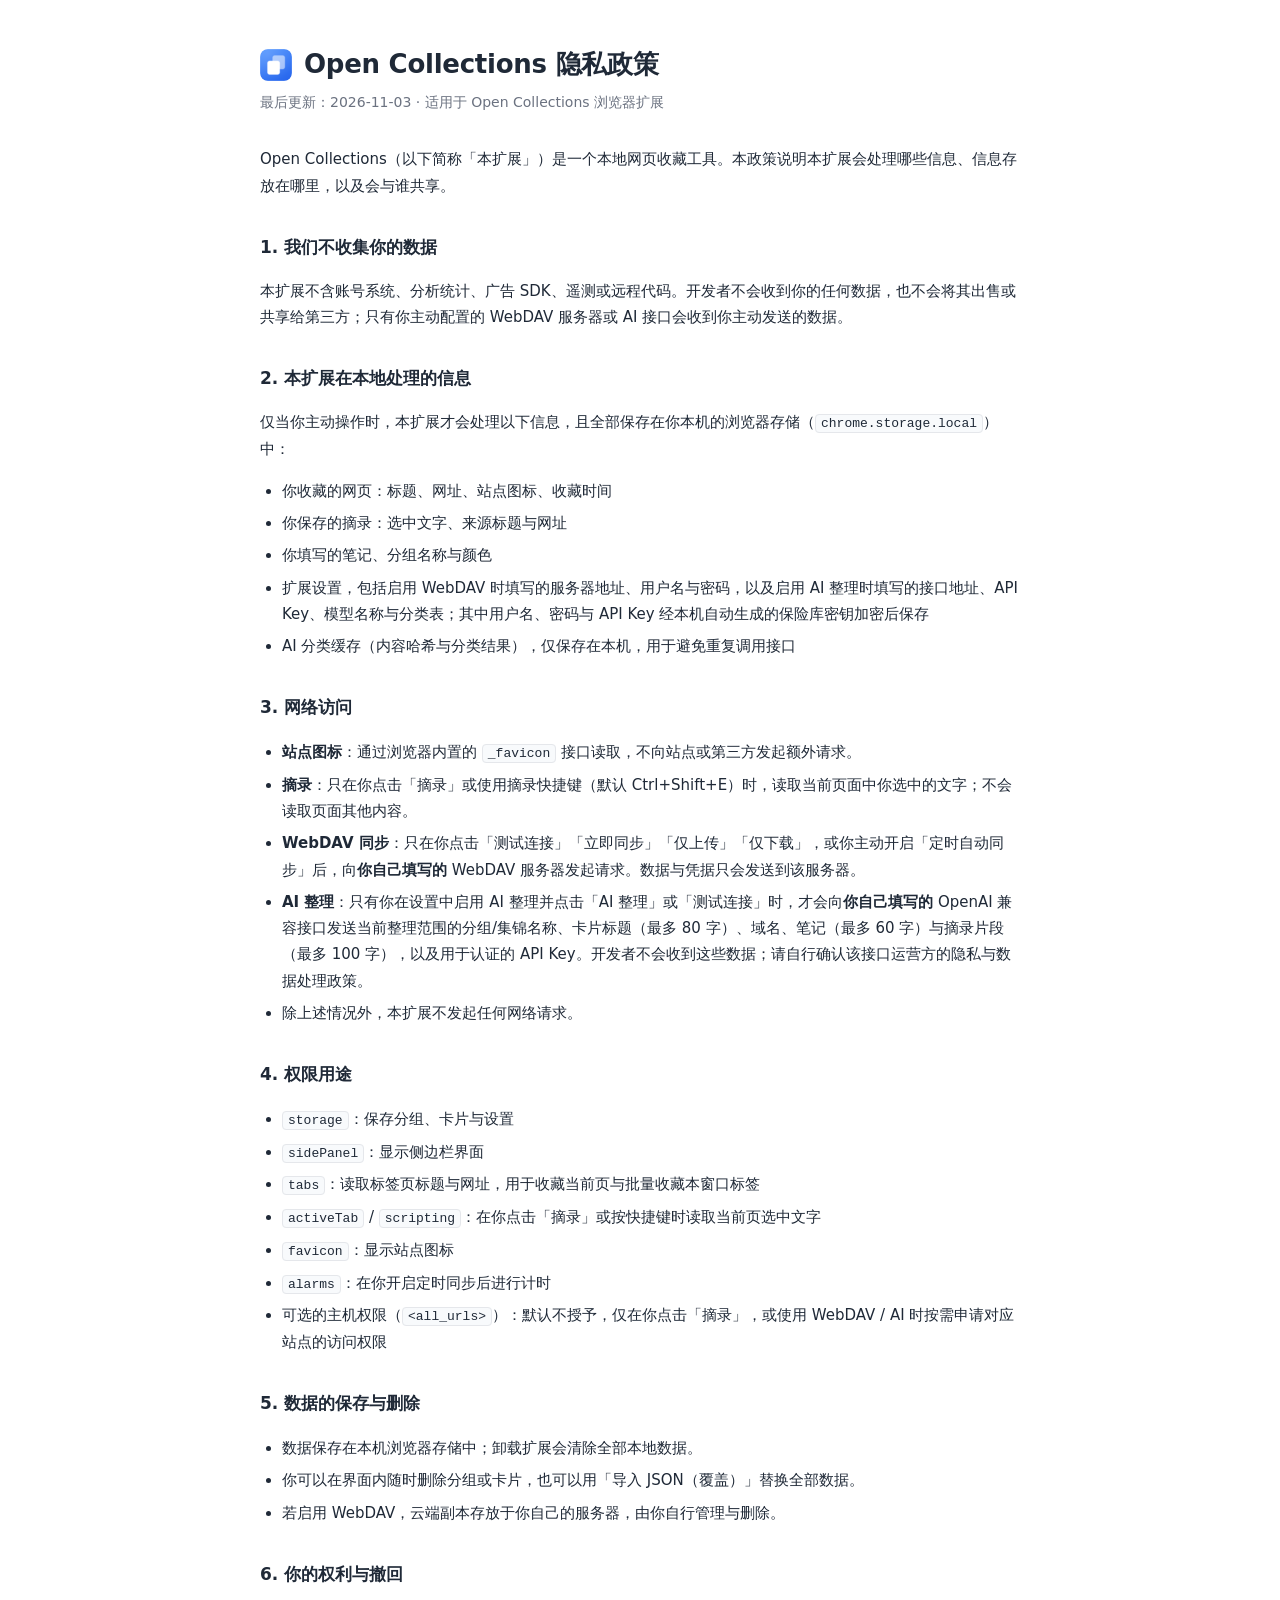
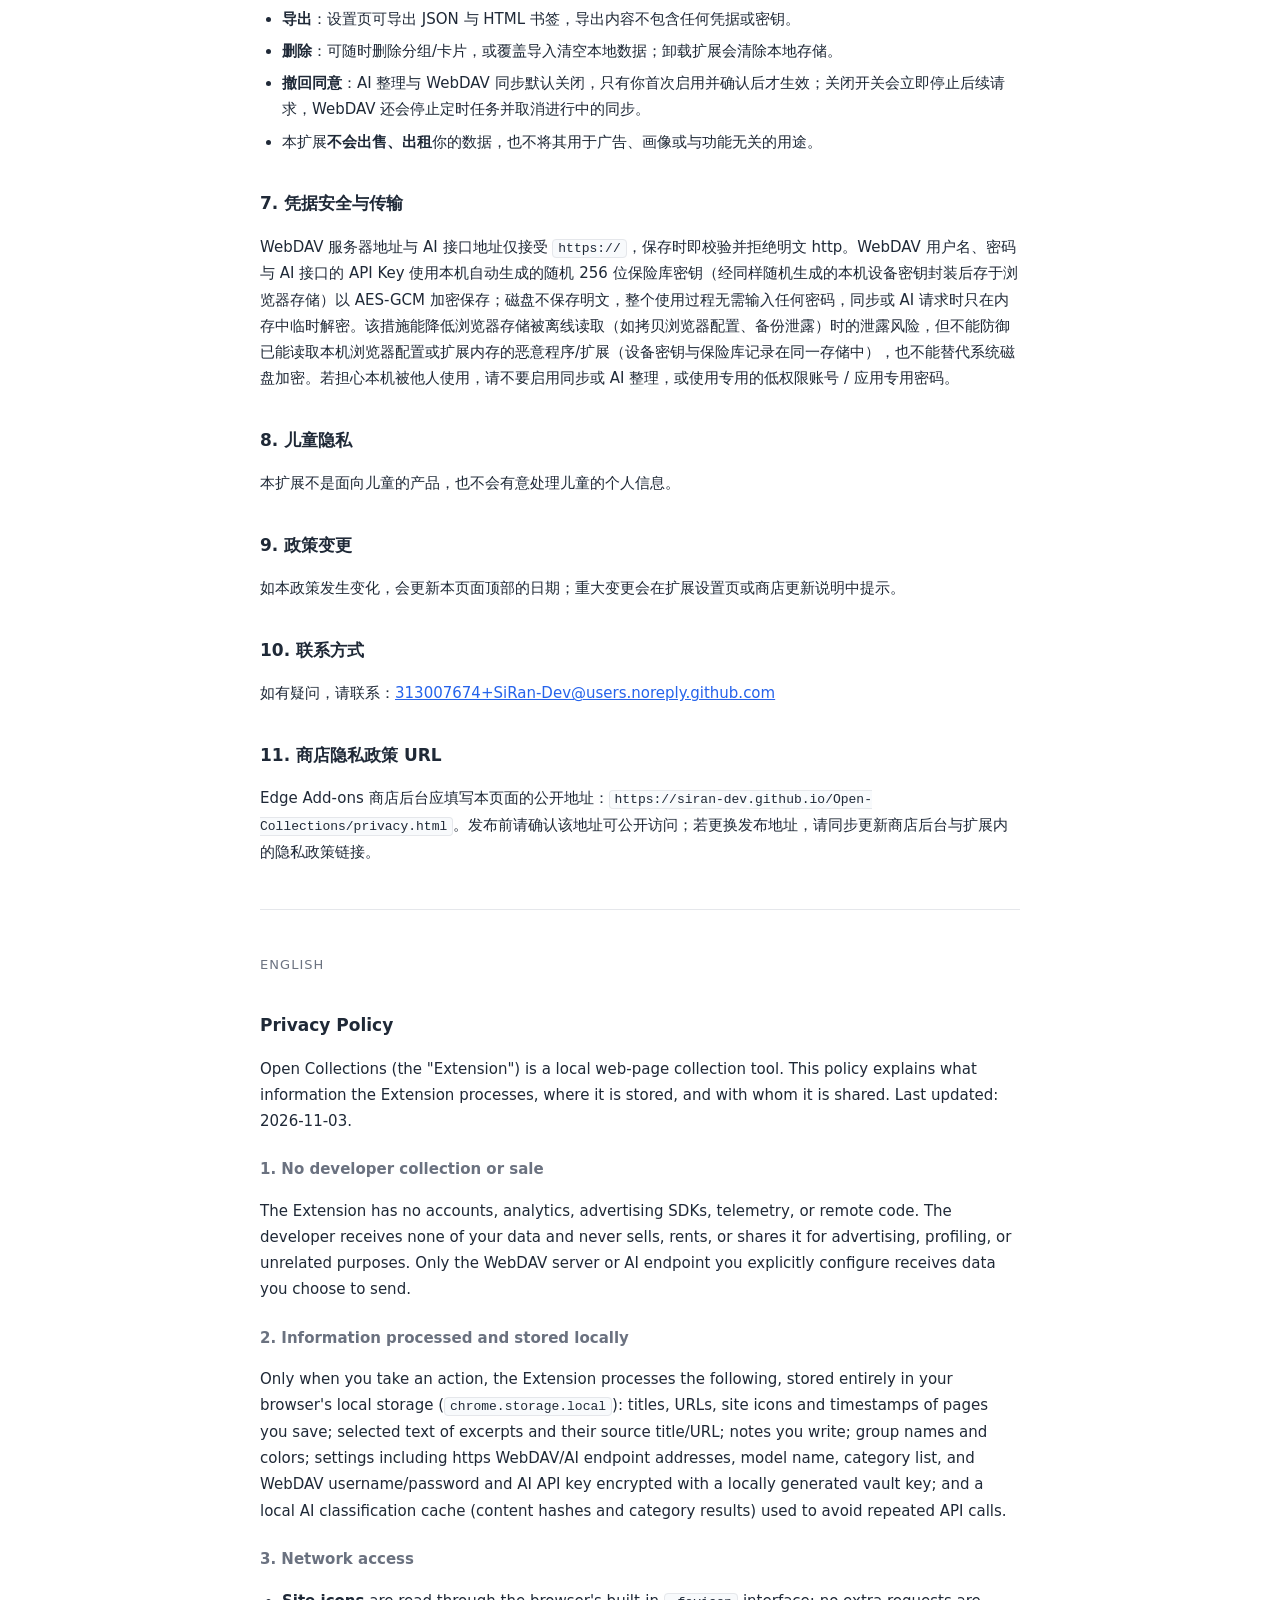
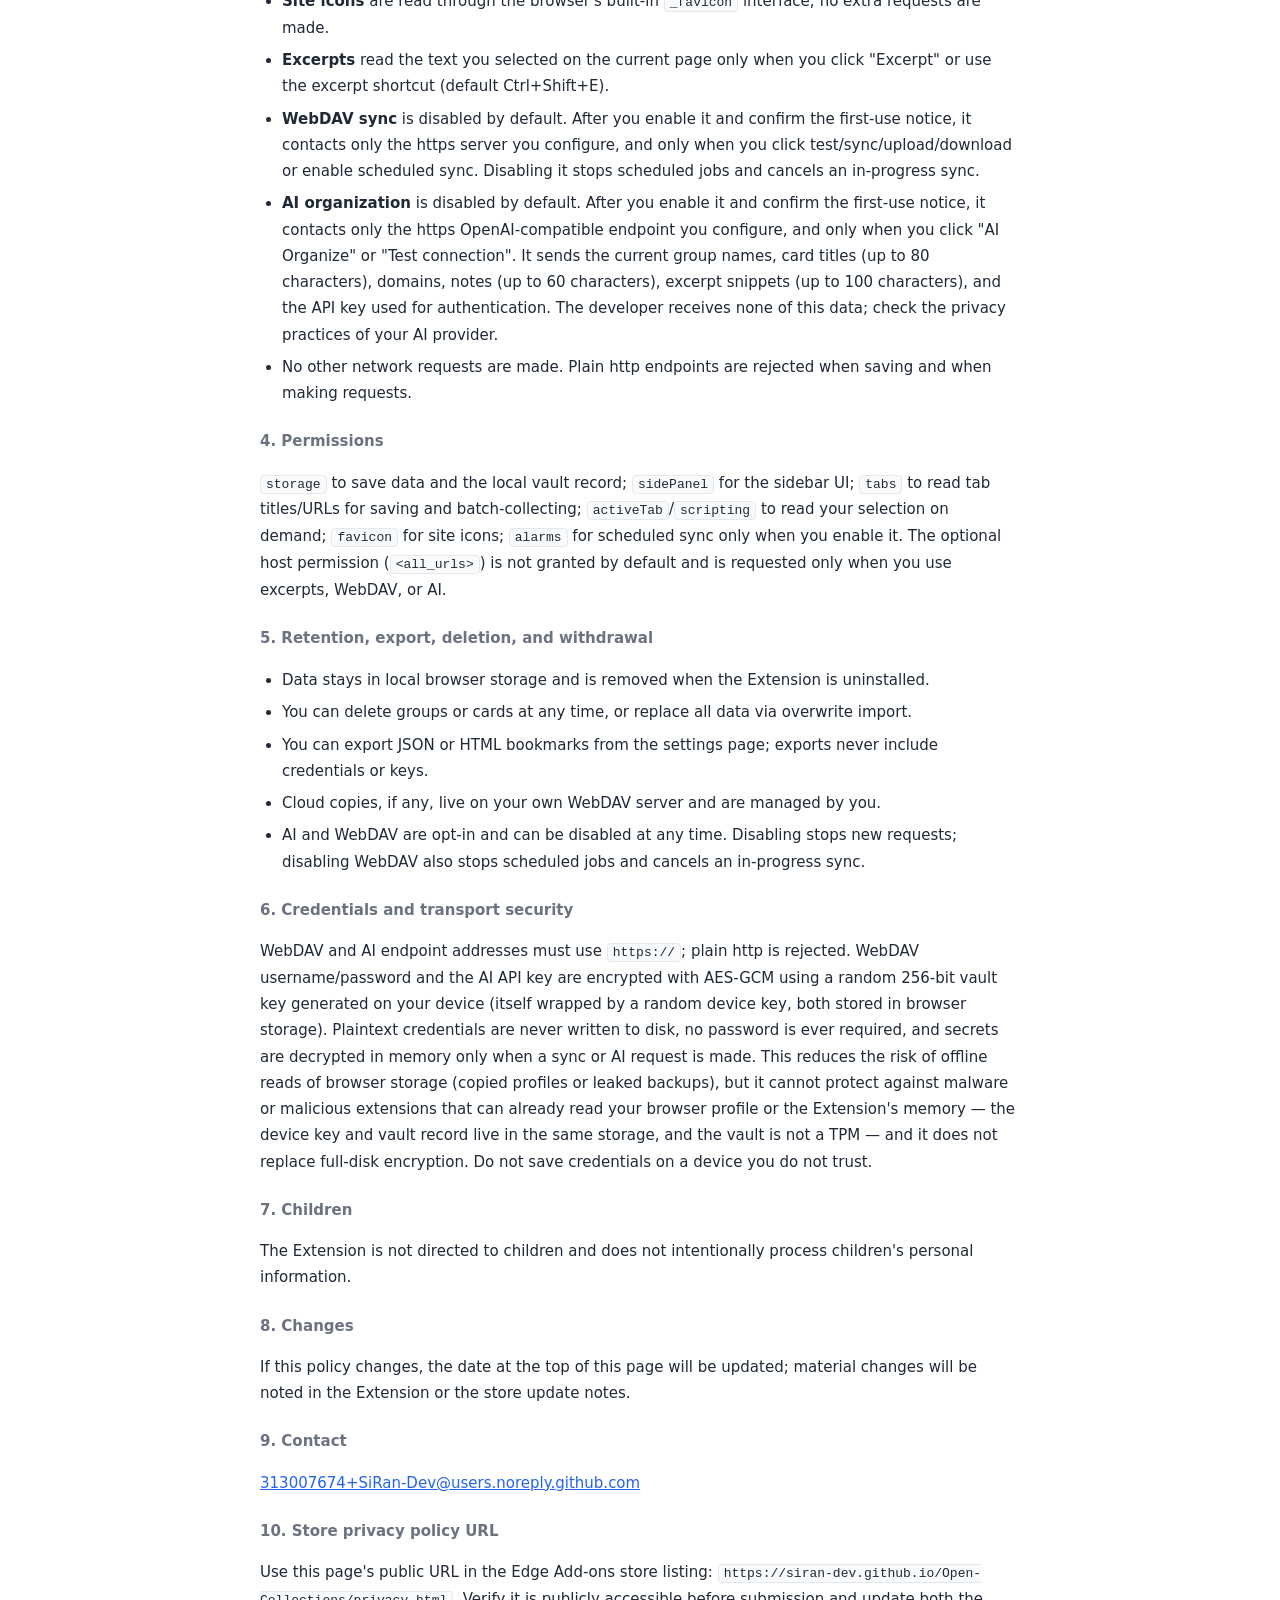
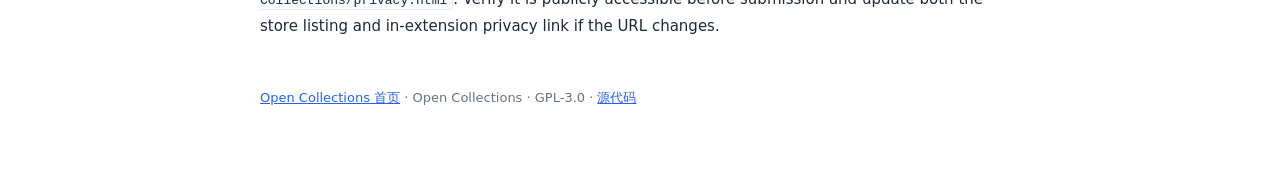
<file: docs/privacy.html>
<!DOCTYPE html>
<html lang="zh-CN">
<head>
<meta charset="UTF-8" />
<meta name="viewport" content="width=device-width, initial-scale=1.0" />
<title>Open Collections — 隐私政策 / Privacy Policy</title>
<link rel="icon" type="image/png" sizes="48x48" href="assets/icons/icon48.png" />
<style>
  :root {
    --bg: #ffffff;
    --fg: #1f2937;
    --muted: #6b7280;
    --line: #e5e7eb;
    --accent: #2563eb;
    --soft: #f8fafc;
  }
  @media (prefers-color-scheme: dark) {
    :root {
      --bg: #0f172a;
      --fg: #e2e8f0;
      --muted: #94a3b8;
      --line: #1e293b;
      --accent: #60a5fa;
      --soft: #111c30;
    }
  }
  * { box-sizing: border-box; }
  body {
    margin: 0;
    padding: 48px 20px 72px;
    background: var(--bg);
    color: var(--fg);
    font-family: -apple-system, BlinkMacSystemFont, "Segoe UI", "Microsoft YaHei", system-ui, sans-serif;
    line-height: 1.75;
    -webkit-font-smoothing: antialiased;
  }
  main { max-width: 760px; margin: 0 auto; }
  header { display: flex; align-items: center; gap: 12px; margin-bottom: 8px; }
  .mark { width: 32px; height: 32px; border-radius: 8px; display: block; flex: none; }
  h1 { font-size: 26px; line-height: 1.3; margin: 0; letter-spacing: -.01em; }
  .updated { color: var(--muted); font-size: 14px; margin: 4px 0 32px; }
  h2 { font-size: 17px; margin: 34px 0 10px; }
  h3 { font-size: 15px; margin: 22px 0 8px; color: var(--muted); font-weight: 600; }
  p, li { font-size: 15px; }
  ul { padding-left: 22px; }
  li { margin: 6px 0; }
  a { color: var(--accent); }
  code {
    font-family: ui-monospace, SFMono-Regular, Menlo, Consolas, monospace;
    font-size: 13px;
    background: var(--soft);
    border: 1px solid var(--line);
    border-radius: 4px;
    padding: 1px 5px;
  }
  hr { border: none; border-top: 1px solid var(--line); margin: 44px 0; }
  .lang { color: var(--muted); font-size: 13px; text-transform: uppercase; letter-spacing: .08em; }
  footer { margin-top: 48px; color: var(--muted); font-size: 13px; }
</style>
</head>
<body>
<main>
  <header>
    <img class="mark" src="assets/icons/icon32.png" width="32" height="32" alt="" />
    <h1>Open Collections 隐私政策</h1>
  </header>
  <p class="updated">最后更新：2026-11-03 · 适用于 Open Collections 浏览器扩展</p>

  <p>Open Collections（以下简称「本扩展」）是一个本地网页收藏工具。本政策说明本扩展会处理哪些信息、信息存放在哪里，以及会与谁共享。</p>

  <h2>1. 我们不收集你的数据</h2>
  <p>本扩展不含账号系统、分析统计、广告 SDK、遥测或远程代码。开发者不会收到你的任何数据，也不会将其出售或共享给第三方；只有你主动配置的 WebDAV 服务器或 AI 接口会收到你主动发送的数据。</p>

  <h2>2. 本扩展在本地处理的信息</h2>
  <p>仅当你主动操作时，本扩展才会处理以下信息，且全部保存在你本机的浏览器存储（<code>chrome.storage.local</code>）中：</p>
  <ul>
    <li>你收藏的网页：标题、网址、站点图标、收藏时间</li>
    <li>你保存的摘录：选中文字、来源标题与网址</li>
    <li>你填写的笔记、分组名称与颜色</li>
    <li>扩展设置，包括启用 WebDAV 时填写的服务器地址、用户名与密码，以及启用 AI 整理时填写的接口地址、API Key、模型名称与分类表；其中用户名、密码与 API Key 经本机自动生成的保险库密钥加密后保存</li>
    <li>AI 分类缓存（内容哈希与分类结果），仅保存在本机，用于避免重复调用接口</li>
</ul>

  <h2>3. 网络访问</h2>
  <ul>
    <li><strong>站点图标</strong>：通过浏览器内置的 <code>_favicon</code> 接口读取，不向站点或第三方发起额外请求。</li>
    <li><strong>摘录</strong>：只在你点击「摘录」或使用摘录快捷键（默认 Ctrl+Shift+E）时，读取当前页面中你选中的文字；不会读取页面其他内容。</li>
    <li><strong>WebDAV 同步</strong>：只在你点击「测试连接」「立即同步」「仅上传」「仅下载」，或你主动开启「定时自动同步」后，向<strong>你自己填写的</strong> WebDAV 服务器发起请求。数据与凭据只会发送到该服务器。</li>
    <li><strong>AI 整理</strong>：只有你在设置中启用 AI 整理并点击「AI 整理」或「测试连接」时，才会向<strong>你自己填写的</strong> OpenAI 兼容接口发送当前整理范围的分组/集锦名称、卡片标题（最多 80 字）、域名、笔记（最多 60 字）与摘录片段（最多 100 字），以及用于认证的 API Key。开发者不会收到这些数据；请自行确认该接口运营方的隐私与数据处理政策。</li>
    <li>除上述情况外，本扩展不发起任何网络请求。</li>
  </ul>

  <h2>4. 权限用途</h2>
  <ul>
    <li><code>storage</code>：保存分组、卡片与设置</li>
    <li><code>sidePanel</code>：显示侧边栏界面</li>
    <li><code>tabs</code>：读取标签页标题与网址，用于收藏当前页与批量收藏本窗口标签</li>
    <li><code>activeTab</code> / <code>scripting</code>：在你点击「摘录」或按快捷键时读取当前页选中文字</li>
    <li><code>favicon</code>：显示站点图标</li>
    <li><code>alarms</code>：在你开启定时同步后进行计时</li>
    <li>可选的主机权限（<code>&lt;all_urls&gt;</code>）：默认不授予，仅在你点击「摘录」，或使用 WebDAV / AI 时按需申请对应站点的访问权限</li>
  </ul>

  <h2>5. 数据的保存与删除</h2>
  <ul>
    <li>数据保存在本机浏览器存储中；卸载扩展会清除全部本地数据。</li>
    <li>你可以在界面内随时删除分组或卡片，也可以用「导入 JSON（覆盖）」替换全部数据。</li>
    <li>若启用 WebDAV，云端副本存放于你自己的服务器，由你自行管理与删除。</li>
  </ul>

  <h2>6. 你的权利与撤回</h2>
  <ul>
    <li><strong>导出</strong>：设置页可导出 JSON 与 HTML 书签，导出内容不包含任何凭据或密钥。</li>
    <li><strong>删除</strong>：可随时删除分组/卡片，或覆盖导入清空本地数据；卸载扩展会清除本地存储。</li>
    <li><strong>撤回同意</strong>：AI 整理与 WebDAV 同步默认关闭，只有你首次启用并确认后才生效；关闭开关会立即停止后续请求，WebDAV 还会停止定时任务并取消进行中的同步。</li>
    <li>本扩展<strong>不会出售、出租</strong>你的数据，也不将其用于广告、画像或与功能无关的用途。</li>
  </ul>

  <h2>7. 凭据安全与传输</h2>
  <p>WebDAV 服务器地址与 AI 接口地址仅接受 <code>https://</code>，保存时即校验并拒绝明文 http。WebDAV 用户名、密码与 AI 接口的 API Key 使用本机自动生成的随机 256 位保险库密钥（经同样随机生成的本机设备密钥封装后存于浏览器存储）以 AES-GCM 加密保存；磁盘不保存明文，整个使用过程无需输入任何密码，同步或 AI 请求时只在内存中临时解密。该措施能降低浏览器存储被离线读取（如拷贝浏览器配置、备份泄露）时的泄露风险，但不能防御已能读取本机浏览器配置或扩展内存的恶意程序/扩展（设备密钥与保险库记录在同一存储中），也不能替代系统磁盘加密。若担心本机被他人使用，请不要启用同步或 AI 整理，或使用专用的低权限账号 / 应用专用密码。</p>

  <h2>8. 儿童隐私</h2>
  <p>本扩展不是面向儿童的产品，也不会有意处理儿童的个人信息。</p>

  <h2>9. 政策变更</h2>
  <p>如本政策发生变化，会更新本页面顶部的日期；重大变更会在扩展设置页或商店更新说明中提示。</p>

  <h2>10. 联系方式</h2>
  <p>如有疑问，请联系：<a href="mailto:313007674+SiRan-Dev@users.noreply.github.com">313007674+SiRan-Dev@users.noreply.github.com</a></p>

  <h2>11. 商店隐私政策 URL</h2>
  <p>Edge Add-ons 商店后台应填写本页面的公开地址：<code>https://siran-dev.github.io/Open-Collections/privacy.html</code>。发布前请确认该地址可公开访问；若更换发布地址，请同步更新商店后台与扩展内的隐私政策链接。</p>

  <hr />

  <p class="lang">English</p>
  <h2>Privacy Policy</h2>
  <p>Open Collections (the "Extension") is a local web-page collection tool. This policy explains what information the Extension processes, where it is stored, and with whom it is shared. Last updated: 2026-11-03.</p>

  <h3>1. No developer collection or sale</h3>
  <p>The Extension has no accounts, analytics, advertising SDKs, telemetry, or remote code. The developer receives none of your data and never sells, rents, or shares it for advertising, profiling, or unrelated purposes. Only the WebDAV server or AI endpoint you explicitly configure receives data you choose to send.</p>

  <h3>2. Information processed and stored locally</h3>
  <p>Only when you take an action, the Extension processes the following, stored entirely in your browser's local storage (<code>chrome.storage.local</code>): titles, URLs, site icons and timestamps of pages you save; selected text of excerpts and their source title/URL; notes you write; group names and colors; settings including https WebDAV/AI endpoint addresses, model name, category list, and WebDAV username/password and AI API key encrypted with a locally generated vault key; and a local AI classification cache (content hashes and category results) used to avoid repeated API calls.</p>

  <h3>3. Network access</h3>
  <ul>
    <li><strong>Site icons</strong> are read through the browser's built-in <code>_favicon</code> interface; no extra requests are made.</li>
    <li><strong>Excerpts</strong> read the text you selected on the current page only when you click "Excerpt" or use the excerpt shortcut (default Ctrl+Shift+E).</li>
    <li><strong>WebDAV sync</strong> is disabled by default. After you enable it and confirm the first-use notice, it contacts only the https server you configure, and only when you click test/sync/upload/download or enable scheduled sync. Disabling it stops scheduled jobs and cancels an in-progress sync.</li>
    <li><strong>AI organization</strong> is disabled by default. After you enable it and confirm the first-use notice, it contacts only the https OpenAI-compatible endpoint you configure, and only when you click "AI Organize" or "Test connection". It sends the current group names, card titles (up to 80 characters), domains, notes (up to 60 characters), excerpt snippets (up to 100 characters), and the API key used for authentication. The developer receives none of this data; check the privacy practices of your AI provider.</li>
    <li>No other network requests are made. Plain http endpoints are rejected when saving and when making requests.</li>
  </ul>

  <h3>4. Permissions</h3>
  <p><code>storage</code> to save data and the local vault record; <code>sidePanel</code> for the sidebar UI; <code>tabs</code> to read tab titles/URLs for saving and batch-collecting; <code>activeTab</code>/<code>scripting</code> to read your selection on demand; <code>favicon</code> for site icons; <code>alarms</code> for scheduled sync only when you enable it. The optional host permission (<code>&lt;all_urls&gt;</code>) is not granted by default and is requested only when you use excerpts, WebDAV, or AI.</p>

  <h3>5. Retention, export, deletion, and withdrawal</h3>
  <ul>
    <li>Data stays in local browser storage and is removed when the Extension is uninstalled.</li>
    <li>You can delete groups or cards at any time, or replace all data via overwrite import.</li>
    <li>You can export JSON or HTML bookmarks from the settings page; exports never include credentials or keys.</li>
    <li>Cloud copies, if any, live on your own WebDAV server and are managed by you.</li>
    <li>AI and WebDAV are opt-in and can be disabled at any time. Disabling stops new requests; disabling WebDAV also stops scheduled jobs and cancels an in-progress sync.</li>
  </ul>

  <h3>6. Credentials and transport security</h3>
  <p>WebDAV and AI endpoint addresses must use <code>https://</code>; plain http is rejected. WebDAV username/password and the AI API key are encrypted with AES-GCM using a random 256-bit vault key generated on your device (itself wrapped by a random device key, both stored in browser storage). Plaintext credentials are never written to disk, no password is ever required, and secrets are decrypted in memory only when a sync or AI request is made. This reduces the risk of offline reads of browser storage (copied profiles or leaked backups), but it cannot protect against malware or malicious extensions that can already read your browser profile or the Extension's memory — the device key and vault record live in the same storage, and the vault is not a TPM — and it does not replace full-disk encryption. Do not save credentials on a device you do not trust.</p>

  <h3>7. Children</h3>
  <p>The Extension is not directed to children and does not intentionally process children's personal information.</p>

  <h3>8. Changes</h3>
  <p>If this policy changes, the date at the top of this page will be updated; material changes will be noted in the Extension or the store update notes.</p>

  <h3>9. Contact</h3>
  <p><a href="mailto:313007674+SiRan-Dev@users.noreply.github.com">313007674+SiRan-Dev@users.noreply.github.com</a></p>

  <h3>10. Store privacy policy URL</h3>
  <p>Use this page's public URL in the Edge Add-ons store listing: <code>https://siran-dev.github.io/Open-Collections/privacy.html</code>. Verify it is publicly accessible before submission and update both the store listing and in-extension privacy link if the URL changes.</p>

  <footer><a href="./">Open Collections 首页</a> · Open Collections · GPL-3.0 · <a href="https://github.com/SiRan-Dev/Open-Collections">源代码</a></footer>
</main>
</body>
</html>
</file>
<file: management.css>
/* management.css — Open Collections 管理界面样式 */
:root {
  --bg: #ffffff;
  --bg-soft: #f7f8fa;
  --bg-hover: #eef1f5;
  --border: #e4e7ec;
  --text: #1f2328;
  --text-muted: #6b7280;
  --primary: #3b82f6;
  --primary-hover: #2563eb;
  --danger: #ef4444;
  --danger-soft: #fee2e2;
  --radius: 8px;
  --shadow: 0 2px 8px rgba(0, 0, 0, 0.06);
  --sidebar-w: 180px;
}

@media (prefers-color-scheme: dark) {
  :root {
    --bg: #1a1b1e;
    --bg-soft: #232529;
    --bg-hover: #2c2f34;
    --border: #35383d;
    --text: #e6e8eb;
    --text-muted: #9ca3af;
    --shadow: 0 2px 8px rgba(0, 0, 0, 0.3);
  }
}

* { box-sizing: border-box; }
html, body {
  margin: 0;
  padding: 0;
  height: 100%;
  font-family: -apple-system, BlinkMacSystemFont, "Segoe UI", "PingFang SC", "Microsoft YaHei", sans-serif;
  font-size: 14px;
  color: var(--text);
  background: var(--bg);
}

.hidden { display: none !important; }

/* 独立窗口专属：内容最小宽度兜底（Chromium 无窗口级 minWidth）。
   窗口被拖到 960px 以下时出现横向滚动而不是布局崩坏；侧边栏不加此限制。 */
body.standalone-window {
  min-width: 960px;
}

.app {
  display: flex;
  flex-direction: column;
  height: 100vh;
  overflow: hidden;
}

/* 顶栏 */
.topbar {
  position: relative;
  z-index: 40;
  display: flex;
  align-items: center;
  gap: 8px;
  padding: 10px 14px;
  border-bottom: 1px solid var(--border);
  background: var(--bg);
  flex-shrink: 0;
}
.topbar-actions { position: relative; display: flex; gap: 6px; align-items: center; margin-left: auto; }

/* 按钮 */
.btn {
  display: inline-flex;
  align-items: center;
  gap: 4px;
  border: 1px solid var(--border);
  background: var(--bg);
  color: var(--text);
  padding: 6px 10px;
  border-radius: var(--radius);
  cursor: pointer;
  font-size: 13px;
  white-space: nowrap;
  transition: background .15s, border-color .15s;
}
.btn:hover { background: var(--bg-hover); }
.btn-primary {
  background: var(--primary);
  color: #fff;
  border-color: var(--primary);
}
.btn-primary:hover { background: var(--primary-hover); }
.btn-ghost { background: transparent; border-color: transparent; }
.btn-ghost:hover { background: var(--bg-hover); }
.btn-sm { padding: 4px 8px; font-size: 12px; }
.btn-danger-text { color: var(--danger); }
.btn-icon {
  width: 30px; height: 30px;
  border: none; background: transparent;
  border-radius: 6px; cursor: pointer;
  font-size: 15px; color: var(--text-muted);
  display: inline-flex; align-items: center; justify-content: center;
}
.btn-icon:hover { background: var(--bg-hover); color: var(--text); }
.btn-danger:hover { color: var(--danger); }

/* 图标（Lucide 内联 SVG，颜色继承 currentColor） */
.ico { width: 16px; height: 16px; flex: none; display: block; }
.btn-icon .ico { width: 16px; height: 16px; }

/* 收藏拆分按钮与批量菜单 */
.add-split { display: flex; }
.add-split-main { border-radius: var(--radius) 0 0 var(--radius); border-right: none; }
.add-split-caret {
  border-radius: 0 var(--radius) var(--radius) 0;
  border-left: 1px solid rgba(255, 255, 255, 0.35);
  padding: 6px 5px;
}
.add-split-caret .ico { width: 12px; height: 12px; }

.add-menu {
  position: absolute;
  top: calc(100% + 6px);
  right: 0;
  width: min(252px, calc(100vw - 20px));
  padding: 4px;
  background: var(--bg);
  border: 1px solid var(--border);
  border-radius: var(--radius);
  box-shadow: 0 8px 24px rgba(0, 0, 0, 0.14);
  z-index: 60;
}
.add-menu-item {
  display: flex;
  flex-direction: column;
  gap: 2px;
  width: 100%;
  padding: 8px 10px;
  border: none;
  border-radius: 6px;
  background: transparent;
  color: var(--text);
  font-family: inherit;
  text-align: left;
  cursor: pointer;
}
.add-menu-item:hover { background: var(--bg-hover); }
.add-menu-item:focus-visible { outline: 2px solid var(--primary); outline-offset: -2px; }
.add-menu-title { font-size: 13px; font-weight: 600; }
.add-menu-desc { font-size: 11px; line-height: 1.45; color: var(--text-muted); }

/* 主体布局 */
.body {
  position: relative;
  display: flex;
  flex: 1;
  overflow: hidden;
}

/* 分组侧栏 */
.groups-panel {
  width: var(--sidebar-w);
  border-right: 1px solid var(--border);
  background: var(--bg-soft);
  display: flex;
  flex-direction: column;
  flex-shrink: 0;
}
.app.groups-collapsed .groups-panel { display: none; }
.groups-backdrop { display: none; }
.groups-head {
  display: flex; align-items: center; justify-content: space-between;
  padding: 10px 12px;
  font-size: 12px; color: var(--text-muted);
  text-transform: uppercase; letter-spacing: .05em;
}
.groups-head-actions { display: flex; align-items: center; gap: 2px; }
.group-list {
  list-style: none; margin: 0; padding: 4px 8px;
  overflow-y: auto; flex: 1;
}
.group-item {
  display: flex; align-items: center; gap: 8px;
  padding: 8px 10px;
  border-radius: 6px;
  cursor: pointer;
  margin-bottom: 2px;
  transition: background .12s;
}
.group-item:hover { background: var(--bg-hover); }
.group-item.active { background: var(--bg-hover); font-weight: 600; }
.group-item.drop-target {
  background: var(--bg-hover);
  box-shadow: inset 0 0 0 2px var(--primary);
  cursor: copy;
}
.group-item.drop-invalid {
  box-shadow: inset 0 0 0 2px var(--danger);
  cursor: not-allowed;
}
.groups-head.drag-invalid,
.group-list.drag-invalid,
.groups-panel.drag-invalid {
  outline: 1px dashed var(--danger);
  outline-offset: -2px;
  cursor: not-allowed;
}
.group-section-label {
  padding: 10px 10px 4px;
  font-size: 11px;
  color: var(--text-muted);
  user-select: none;
}
.group-section-label:first-child { padding-top: 4px; }
.group-dot {
  width: 10px; height: 10px; border-radius: 50%; flex-shrink: 0;
}
.group-name {
  flex: 1;
  overflow: hidden; text-overflow: ellipsis; white-space: nowrap;
}
.group-count {
  font-size: 11px; color: var(--text-muted);
  background: var(--bg);
  border: 1px solid var(--border);
  border-radius: 10px;
  padding: 0 6px;
  min-width: 18px; text-align: center;
}

/* 主面板 */
.main-panel {
  flex: 1;
  display: flex;
  flex-direction: column;
  overflow: hidden;
  padding: 14px 16px;
  gap: 10px;
}
/* 首次运行隐私提示条 */
.onboarding-banner {
  display: flex; align-items: center; gap: 8px;
  padding: 8px 10px;
  border: 1px solid var(--border);
  border-radius: 8px;
  background: var(--bg-soft);
  flex: none;
}
.onboarding-text { flex: 1; font-size: 12px; line-height: 1.55; color: var(--text-muted); }
.onboarding-text a { color: var(--primary); }
.group-head {
  display: flex; flex-direction: column; gap: 4px;
}
.group-head.drop-target {
  outline: 1px dashed var(--primary);
  outline-offset: 4px;
  border-radius: var(--radius);
  cursor: copy;
}
.group-title-row {
  display: flex; align-items: center; gap: 10px;
}
.group-color-dot {
  width: 12px; height: 12px; border-radius: 50%; flex-shrink: 0;
}
.group-name-input {
  flex: 1;
  border: 1px solid transparent;
  background: transparent;
  font-size: 18px; font-weight: 600;
  color: var(--text);
  padding: 4px 6px;
  border-radius: 6px;
  min-width: 0;
}
.group-name-input:hover { border-color: var(--border); }
.group-name-input:focus { outline: none; border-color: var(--primary); background: var(--bg); }
.group-actions { display: flex; align-items: center; gap: 4px; }
.group-meta { font-size: 12px; color: var(--text-muted); }

.color-picker {
  display: flex; flex-wrap: wrap; gap: 6px;
  margin: 0 8px 6px;
  padding: 7px;
  background: var(--bg);
  border: 1px solid var(--border); border-radius: 8px;
}
.color-swatch {
  width: 22px; height: 22px; border-radius: 50%;
  cursor: pointer; border: 2px solid transparent;
}
.color-swatch:hover { transform: scale(1.1); }
.color-swatch.selected { border-color: var(--text); }

/* 搜索 */
.search-row {
  display: flex; align-items: center; gap: 8px;
}
.search-input {
  flex: 1;
  padding: 8px 12px;
  border: 1px solid var(--border);
  border-radius: var(--radius);
  background: var(--bg-soft);
  color: var(--text);
  font-size: 13px;
}
.search-input:focus { outline: none; border-color: var(--primary); background: var(--bg); }
.search-count { font-size: 12px; color: var(--text-muted); white-space: nowrap; }
.search-count:empty { display: none; }

/* 卡片 */
.card-list {
  list-style: none; margin: 0; padding: 0;
  overflow-y: auto; flex: 1;
  display: flex; flex-direction: column; gap: 8px;
}
.card-list.drag-invalid {
  outline: 1px dashed var(--danger);
  outline-offset: -2px;
  cursor: not-allowed;
}
.card {
  display: flex; gap: 10px;
  padding: 10px 12px;
  border: 1px solid var(--border);
  border-radius: var(--radius);
  background: var(--bg);
  cursor: pointer;
  transition: box-shadow .15s, border-color .15s;
  position: relative;
}
.card:hover { border-color: var(--primary); box-shadow: var(--shadow); }
.card.dragging {
  opacity: .45;
  outline: 1px dashed var(--primary);
  outline-offset: -2px;
}
.card.drag-over { border-color: var(--primary); border-style: dashed; }
.card-favicon {
  width: 28px; height: 28px; border-radius: 6px;
  flex-shrink: 0;
  display: flex; align-items: center; justify-content: center;
  font-weight: 700; font-size: 13px; color: #fff;
  background: var(--bg-hover);
  overflow: hidden;
}
.card-favicon img { width: 100%; height: 100%; object-fit: contain; }
.card-body { flex: 1; min-width: 0; display: flex; flex-direction: column; gap: 2px; }
.card-title {
  font-weight: 600; font-size: 13px;
  overflow: hidden; text-overflow: ellipsis; white-space: nowrap;
}
.card-url { font-size: 11px; color: var(--text-muted); overflow: hidden; text-overflow: ellipsis; white-space: nowrap; }
.card-excerpt {
  font-size: 12px; color: var(--text-muted);
  background: var(--bg-soft);
  border-left: 3px solid var(--primary);
  padding: 4px 8px; margin-top: 4px;
  border-radius: 0 4px 4px 0;
  display: -webkit-box; -webkit-line-clamp: 2; -webkit-box-orient: vertical;
  overflow: hidden;
}
.card-notes { font-size: 11px; color: var(--text-muted); font-style: italic; display: flex; align-items: center; gap: 4px; }
.card-notes svg { width: 12px; height: 12px; flex: none; }
.card-meta { display: flex; align-items: center; gap: 6px; margin-top: 2px; }
.card-time { font-size: 11px; color: var(--text-muted); white-space: nowrap; }
.card-tag {
  font-size: 10px; padding: 1px 6px; border-radius: 4px;
  background: var(--bg-hover); color: var(--text-muted);
}
.card-tag.excerpt { background: #dbeafe; color: #1e40af; }
@media (prefers-color-scheme: dark) {
  .card-tag.excerpt { background: #1e3a8a; color: #bfdbfe; }
}
.card-handle {
  color: var(--text-muted); cursor: grab; padding: 0 4px;
  align-self: stretch; display: flex; align-items: center;
}
.card-handle svg { width: 14px; height: 14px; }
/* 卡片动作按钮统一类：图钉 / 编辑 / 删除共用同一命中区、底色、圆角、图标与反馈。 */
.card-action {
  position: absolute;
  top: 6px;
  width: 28px; height: 28px;
  padding: 0;
  border: none; border-radius: 8px;
  background: var(--bg-soft);
  color: var(--text-muted);
  cursor: pointer;
  display: flex; align-items: center; justify-content: center;
  opacity: 0;
  transition: opacity .12s, background .12s, color .12s, transform .06s;
  font-size: 13px;
  line-height: 1;
}
.card-action svg { width: 16px; height: 16px; flex: none; display: block; }
.card-action:hover { background: var(--bg-hover); color: var(--text); }
.card-action:active { transform: scale(.94); }
.card-action:focus-visible { opacity: 1; outline: 2px solid var(--primary); outline-offset: 1px; }
.card:hover .card-action,
.card-action:focus-visible { opacity: 1; }
/* 三按钮右上角横向排列：间距一致，垂直同轴。 */
.card-action.card-edit { right: 6px; }
.card-action.card-delete { right: 40px; }
.card-action.card-delete:hover { color: var(--danger); }
/* 图钉：只允许改变图标颜色表达「已固定」，不改按钮底/尺寸/边距。 */
.card-action.card-pin { right: 74px; }
.card-action.card-pin.active { color: #f59e0b; }
.card-tag.group-badge {
  max-width: 110px;
  overflow: hidden; text-overflow: ellipsis; white-space: nowrap;
  padding-left: 6px;
}

/* 状态页 */
.empty-state, .loading-state, .error-state {
  flex: 1;
  display: flex; flex-direction: column;
  align-items: center; justify-content: center;
  text-align: center;
  color: var(--text-muted);
  gap: 8px;
  padding: 40px 20px;
}
.empty-icon { width: 44px; height: 44px; color: var(--text-muted); opacity: .75; }
.empty-title { font-size: 15px; font-weight: 600; color: var(--text); }
.empty-desc { font-size: 12px; max-width: 280px; }
.spinner {
  width: 28px; height: 28px; border-radius: 50%;
  border: 3px solid var(--border);
  border-top-color: var(--primary);
  animation: spin .8s linear infinite;
}
@keyframes spin { to { transform: rotate(360deg); } }
.error-icon { width: 32px; height: 32px; color: var(--danger); }
.error-title { font-size: 15px; font-weight: 600; color: var(--text); }
.error-msg { font-size: 12px; max-width: 320px; }

/* 抽屉 */
.drawer { position: fixed; inset: 0; z-index: 100; }
.drawer-mask { position: absolute; inset: 0; background: rgba(0,0,0,0.35); }
.drawer-panel {
  position: absolute; right: 0; top: 0; bottom: 0;
  width: 420px; max-width: 92vw;
  background: var(--bg);
  display: flex; flex-direction: column;
  box-shadow: -4px 0 16px rgba(0,0,0,0.1);
}
.drawer-panel.narrow { width: 380px; }
.drawer-head {
  display: flex; align-items: center; justify-content: space-between;
  padding: 14px 16px; border-bottom: 1px solid var(--border);
}
.drawer-head h2 { margin: 0; font-size: 16px; }
.drawer-body { flex: 1; overflow-y: auto; padding: 16px; }

/* 设置抽屉：左分区导航 + 右侧卡片 */
#settings-drawer .drawer-panel { width: 520px; }
.settings-body { display: flex; gap: 0; padding: 0; }
.settings-nav {
  flex: 0 0 128px;
  display: flex; flex-direction: column; gap: 2px;
  padding: 12px 8px; border-right: 1px solid var(--border);
  background: var(--bg-soft);
  align-self: stretch;
}
.settings-nav-item {
  appearance: none; border: 0; background: transparent; color: var(--text-muted);
  font: inherit; font-size: 13px; text-align: left;
  padding: 7px 10px; border-radius: 6px; cursor: pointer;
}
.settings-nav-item:hover { background: var(--border); color: var(--text); }
.settings-nav-item:focus-visible { outline: 2px solid var(--primary); outline-offset: -2px; }
.settings-nav-item.active { background: var(--border); color: var(--text); font-weight: 600; }
.settings-sections { flex: 1; min-width: 0; overflow-y: auto; padding: 16px; }

/* 概览卡片 */
.overview-grid {
  display: grid; grid-template-columns: 1fr 1fr; gap: 10px; margin-top: 4px;
}
.ov-card {
  appearance: none; text-align: left; cursor: pointer;
  display: flex; flex-direction: column; gap: 4px;
  border: 1px solid var(--border); border-radius: 10px;
  background: var(--bg-soft); color: var(--text);
  padding: 12px; font: inherit;
}
.ov-card:hover { border-color: var(--primary); }
.ov-card:focus-visible { outline: 2px solid var(--primary); outline-offset: 2px; }
.ov-card-title { font-size: 11px; color: var(--text-muted); }
.ov-card-value { font-size: 14px; font-weight: 600; }
.ov-card-hint { font-size: 11px; color: var(--text-muted); }

/* 未配置功能引导卡 */
.feature-guide {
  border: 1px dashed var(--border); border-radius: 10px;
  background: var(--bg-soft); padding: 12px; margin-bottom: 10px;
}
.feature-guide p { margin: 0 0 8px; font-size: 13px; }

/* 窄宽度（侧边栏）：导航改为顶部横向滚动，单列布局 */
@media (max-width: 640px) {
  #settings-drawer .drawer-panel { width: 100%; max-width: 100vw; }
  .settings-body { flex-direction: column; }
  .settings-nav {
    flex: none; flex-direction: row; overflow-x: auto;
    border-right: 0; border-bottom: 1px solid var(--border);
    padding: 8px 10px; gap: 4px;
  }
  .settings-nav-item { white-space: nowrap; padding: 5px 9px; }
  .settings-sections { overflow-y: visible; padding: 12px; }
  .overview-grid { grid-template-columns: 1fr; }
}

/* AI 整理 */
.ai-state { display: flex; flex-direction: column; gap: 12px; }
#ai-loading,
#ai-error,
#ai-empty { align-items: center; text-align: center; padding: 24px 0; }
#ai-loading .spinner { margin: 4px auto; }
.ai-summary { margin: 0; font-size: 13px; line-height: 1.5; color: var(--text-muted); }
.ai-plan-list { display: flex; flex-direction: column; gap: 10px; }
.ai-plan-item { border: 1px solid var(--border); border-radius: 8px; background: var(--bg-soft); }
.ai-plan-head { display: flex; align-items: center; gap: 8px; padding: 8px 10px; }
.ai-plan-dot { width: 10px; height: 10px; border-radius: 50%; flex-shrink: 0; }
.ai-plan-name {
  flex: 1; min-width: 0;
  font-size: 13px; font-weight: 600;
  overflow: hidden; text-overflow: ellipsis; white-space: nowrap;
}
.ai-plan-count { font-size: 11px; color: var(--text-muted); white-space: nowrap; }
.ai-plan-reason { padding: 0 10px 6px 28px; font-size: 11px; color: var(--text-muted); }
.ai-plan-cards {
  list-style: none; margin: 0; padding: 0 10px 8px 28px;
  display: flex; flex-direction: column; gap: 3px;
}
.ai-plan-cards li {
  font-size: 11px; color: var(--text-muted);
  overflow: hidden; text-overflow: ellipsis; white-space: nowrap;
}
#ai-applied .settings-actions { margin-top: 4px; }

/* 快捷键 */
.shortcuts-list { display: flex; flex-direction: column; gap: 6px; margin: 10px 0; }
.shortcut-row {
  display: flex; align-items: center; gap: 10px;
  padding: 8px 10px;
  border: 1px solid var(--border);
  border-radius: 8px;
  background: var(--bg-soft);
}
.shortcut-info { flex: 1; min-width: 0; }
.shortcut-name { display: block; font-size: 13px; font-weight: 600; }
.shortcut-desc { display: block; font-size: 11px; color: var(--text-muted); margin-top: 2px; }
.shortcut-key {
  font-family: ui-monospace, SFMono-Regular, Menlo, Consolas, monospace;
  font-size: 11px; padding: 2px 6px; border-radius: 4px;
  border: 1px solid var(--border); background: var(--bg);
  white-space: nowrap;
}
.shortcut-key.unset { color: var(--text-muted); border-style: dashed; }
.shortcut-conflict { border-color: #dc2626; }
.shortcut-conflict .shortcut-key { color: #dc2626; border-color: #dc2626; }
.shortcut-warning { font-size: 11px; color: #dc2626; white-space: nowrap; }
@media (prefers-color-scheme: dark) {
  .shortcut-conflict { border-color: #f87171; }
  .shortcut-conflict .shortcut-key { color: #f87171; border-color: #f87171; }
  .shortcut-warning { color: #f87171; }
}

/* 首次启用确认 */
#consent-text { white-space: pre-line; font-size: 13px; line-height: 1.7; margin: 0 0 10px; }
#consent-drawer .settings-actions { margin-top: 12px; }

/* 重复链接清理 */
.dedupe-keep { gap: 14px; }
.dedupe-list { display: flex; flex-direction: column; gap: 8px; margin: 10px 0; }
.dedupe-group { border: 1px solid var(--border); border-radius: 8px; background: var(--bg-soft); }
.dedupe-group-head { display: flex; align-items: center; gap: 8px; padding: 8px 10px; }
.dedupe-group-name {
  flex: 1; min-width: 0;
  font-size: 13px; font-weight: 600;
  overflow: hidden; text-overflow: ellipsis; white-space: nowrap;
}
.dedupe-group-count { font-size: 11px; color: var(--text-muted); white-space: nowrap; }
.dedupe-toggle { font-size: 11px; padding: 2px 6px; }
.dedupe-cards {
  list-style: none; margin: 0; padding: 0 10px 8px 28px;
  display: flex; flex-direction: column; gap: 4px;
}
.dedupe-card-row { display: flex; align-items: center; gap: 6px; font-size: 11px; color: var(--text-muted); }
.dedupe-card-title { flex: 1; min-width: 0; overflow: hidden; text-overflow: ellipsis; white-space: nowrap; }
.dedupe-card-group { max-width: 90px; overflow: hidden; text-overflow: ellipsis; white-space: nowrap; }
.dedupe-card-time { white-space: nowrap; }
.dedupe-badge {
  font-size: 10px; padding: 1px 5px; border-radius: 4px;
  color: #065f46; background: #d1fae5; white-space: nowrap;
}
@media (prefers-color-scheme: dark) {
  .dedupe-badge { color: #6ee7b7; background: #064e3b; }
}
#dedupe-result .settings-actions { margin-top: 8px; }

.settings-diff-item {
  border: 1px solid var(--border);
  border-radius: 8px;
  background: var(--bg-soft);
  padding: 8px 10px;
}
.settings-diff-key { font-size: 12px; font-weight: 600; }
.settings-diff-values { font-size: 11px; color: var(--text-muted); margin-top: 2px; word-break: break-all; }

.settings-section { margin-bottom: 24px; }
.settings-section h3 { margin: 0 0 10px; font-size: 14px; }
.settings-actions { display: flex; flex-wrap: wrap; gap: 6px; margin-bottom: 8px; }
.hint { font-size: 12px; color: var(--text-muted); margin: 6px 0 0; }
.hint:empty { display: none; }
.hint.warning { color: #b45309; background: #fef3c7; padding: 8px 10px; border-radius: 6px; }
@media (prefers-color-scheme: dark) {
  .hint.warning { color: #fcd34d; background: #422006; }
}

.form-row { margin-bottom: 12px; display: flex; flex-direction: column; gap: 4px; }
.form-row label { font-size: 12px; color: var(--text-muted); }
.form-inline { flex-direction: row; align-items: center; gap: 12px; }
.text-input {
  padding: 8px 10px;
  border: 1px solid var(--border);
  border-radius: 6px;
  background: var(--bg);
  color: var(--text);
  font-size: 13px;
  font-family: inherit;
}
.text-input:focus { outline: none; border-color: var(--primary); }
textarea.text-input { resize: vertical; }
.checkbox-label { display: flex; align-items: center; gap: 6px; font-size: 13px; }
.checkbox-group { display: flex; flex-direction: column; gap: 6px; }
.sub-option { margin-left: 22px; }

/* 固定条目与固定区（默认集锦） */
.pinned-divider {
  list-style: none;
  margin: 4px 0;
  padding: 6px 10px;
  border: 1px dashed var(--border);
  border-radius: 8px;
  background: var(--bg-soft);
  font-size: 11px;
  color: var(--text-muted);
}
/* 卡片内所有图标统一显式尺寸，禁止 SVG 撑满容器（动作按钮走 .card-action svg 16px）。 */
.card svg { width: 14px; height: 14px; flex: none; display: block; }
.card.pinned { background: var(--bg-soft); }
#card-list.drop-target,
#empty-state.drop-target { outline: 2px dashed var(--primary); outline-offset: 2px; border-radius: 8px; }

.wd-status {
  margin-top: 10px; padding: 8px 10px;
  border-radius: 6px; font-size: 12px;
  background: var(--bg-soft); color: var(--text-muted);
  min-height: 20px;
}
.wd-status:empty { display: none; }
.wd-status.success { background: #dcfce7; color: #166534; }
.wd-status.error { background: var(--danger-soft); color: #991b1b; }
@media (prefers-color-scheme: dark) {
  .wd-status.success { background: #14532d; color: #bbf7d0; }
  .wd-status.error { background: #450a0a; color: #fecaca; }
}

/* Toast */
.toast {
  position: fixed;
  bottom: 20px; left: 50%;
  transform: translateX(-50%);
  background: #1f2328;
  color: #fff;
  padding: 10px 18px;
  border-radius: 8px;
  font-size: 13px;
  z-index: 200;
  box-shadow: 0 4px 12px rgba(0,0,0,0.2);
  max-width: 80vw;
  text-align: center;
}
.toast.success { background: #15803d; }
.toast.error { background: #b91c1c; }

/* 滚动条 */
::-webkit-scrollbar { width: 8px; height: 8px; }
::-webkit-scrollbar-thumb { background: var(--border); border-radius: 4px; }
::-webkit-scrollbar-thumb:hover { background: var(--text-muted); }

/* 独立窗口窄于 ~900px 时收窄分组栏，保证主区可用且无横向滚动 */
@media (max-width: 900px) {
  :root { --sidebar-w: 148px; }
}

/* 窄屏（侧边栏 / 小窗口）适配：分组栏收窄为浮层，避免挤压主内容 */
@media (max-width: 520px) {
  .topbar { padding: 8px 10px; gap: 6px; }
  .topbar-actions { gap: 4px; }
  .main-panel { padding: 12px; }

  .app:not(.groups-collapsed) .groups-backdrop {
    display: block;
    position: absolute;
    inset: 0;
    z-index: 20;
    background: rgba(0, 0, 0, 0.28);
  }
  .app:not(.groups-collapsed) .groups-panel {
    position: absolute;
    top: 0;
    bottom: 0;
    left: 0;
    width: 200px;
    z-index: 30;
    box-shadow: 4px 0 16px rgba(0, 0, 0, 0.18);
  }
}

/* 窄屏时缩短主按钮文案，其余按钮文字继续显示，避免左侧留白 */
.add-split-main .label-short { display: none; }
@media (max-width: 340px) {
  .add-split-main .label { display: none; }
  .add-split-main .label-short { display: inline; }
}

/* 极窄时收起顶栏按钮文字，只保留图标 */
@media (max-width: 280px) {
  .topbar-actions .label,
  .topbar-actions .label-short { display: none; }
}
</file>
